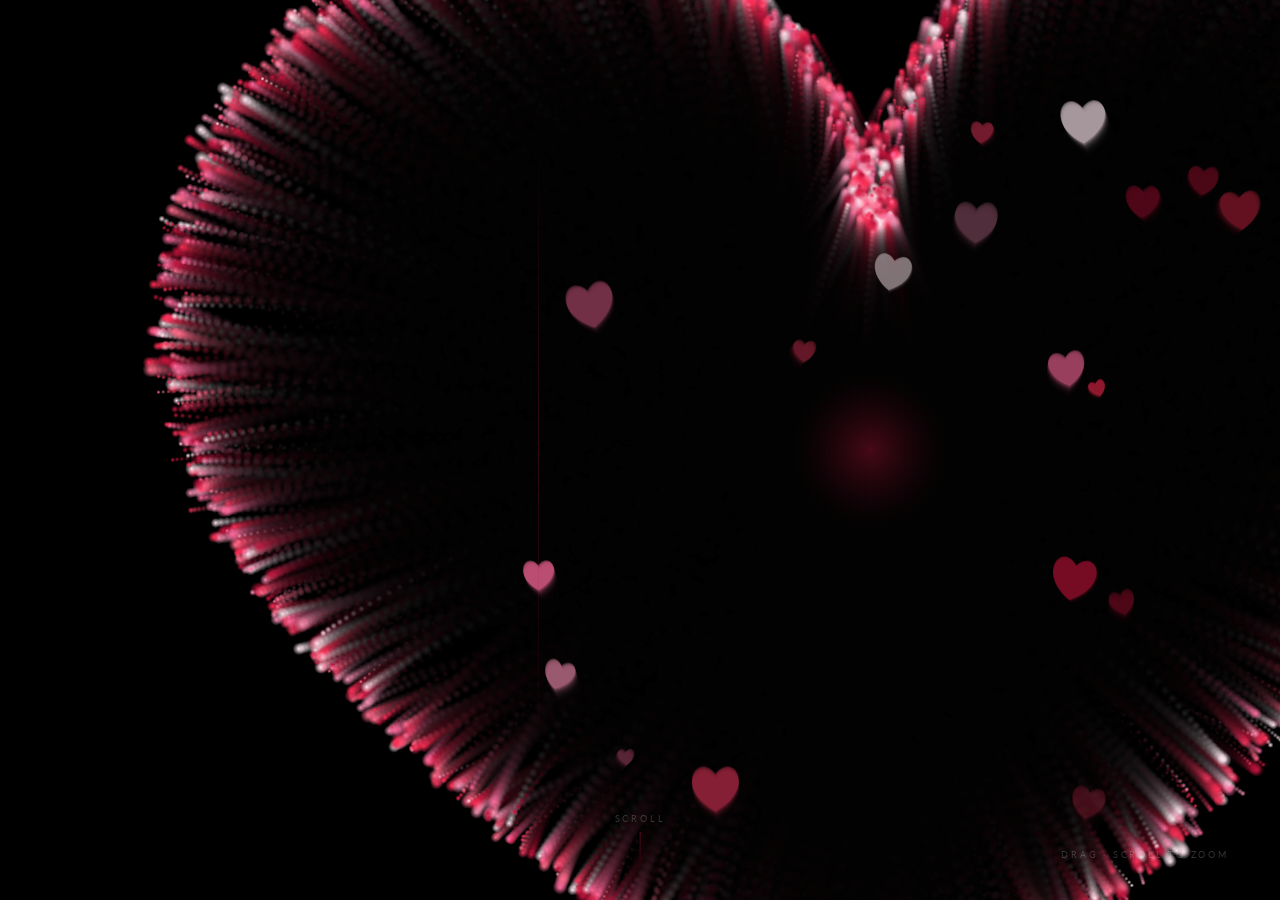
<file: index.html>
<!DOCTYPE html>
<html lang="en">
<head>
  <meta charset="UTF-8" />
  <meta name="viewport" content="width=device-width, initial-scale=1.0, viewport-fit=cover" />
  <title>Happy Anniversary ❤️</title>
  <link rel="preconnect" href="https://fonts.googleapis.com" />
  <link rel="preconnect" href="https://fonts.gstatic.com" crossorigin />
  <link href="https://fonts.googleapis.com/css2?family=Cinzel:wght@300;400&family=Cormorant+Garamond:ital,wght@0,300;1,300;1,400&family=Lato:wght@300;400&display=swap" rel="stylesheet" />
  <link rel="stylesheet" href="hero.css" />
</head>
<body>

  <section id="hero">

    <!-- Full-viewport canvas for particles -->
    <canvas id="hero-canvas"></canvas>

    <!-- LEFT: Text content -->
    <div id="hero-content" class="hero-content">
      <p class="hero-eyebrow">Happy Anniversary</p>
      <h1 class="hero-title">For You,<br><em>My Love</em></h1>
      <p class="hero-subtitle">
        Every chapter of my life<br />
        became beautiful when you<br />
        became part of the story.
      </p>
      <a href="flower.html" class="hero-cta">
        <span>Begin Our Journey</span>
        <svg width="14" height="14" viewBox="0 0 16 16" fill="none">
          <path d="M8 3v10M3 8l5 5 5-5" stroke="currentColor" stroke-width="1.2" stroke-linecap="round" stroke-linejoin="round"/>
        </svg>
      </a>
    </div>

    <!-- RIGHT: Hint label -->
    <div class="heart-hint">
      <span>drag · scroll to zoom</span>
    </div>

    <!-- Bottom scroll indicator -->
    <div class="scroll-hint">
      <span>scroll</span>
      <div class="scroll-line"></div>
    </div>

  </section>

  <script src="hero.js"></script>

</body>
</html>
</file>
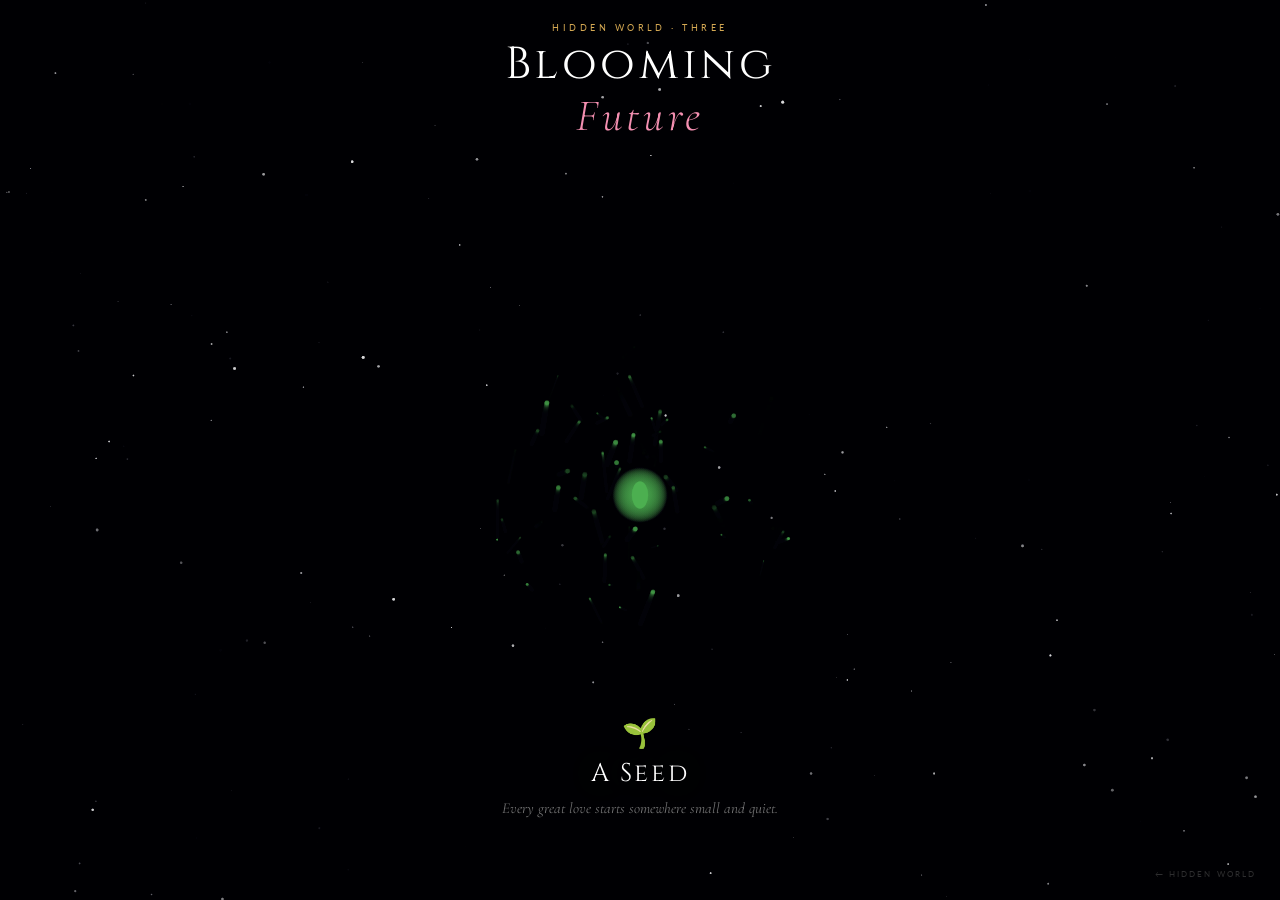
<file: blooming.html>
<!DOCTYPE html>
<html lang="en">
<head>
  <meta charset="UTF-8"/>
  <meta name="viewport" content="width=device-width, initial-scale=1.0"/>
  <title>Blooming Future 🌸</title>
  <link rel="preconnect" href="https://fonts.googleapis.com"/>
  <link rel="preconnect" href="https://fonts.gstatic.com" crossorigin/>
  <link href="https://fonts.googleapis.com/css2?family=Cinzel:wght@300;400&family=Cormorant+Garamond:ital,wght@0,300;1,300;1,400&family=Lato:wght@300;400&display=swap" rel="stylesheet"/>
  <link rel="stylesheet" href="blooming.css"/>
</head>
<body>
  <canvas id="bl-canvas"></canvas>

  <div id="bl-header">
    <p class="bl-eyebrow">Hidden World · Three</p>
    <h1 class="bl-title">Blooming<br><em>Future</em></h1>
  </div>

  <!-- Scroll container -->
  <div id="bl-scroll">
    <div id="bl-stages">
      <!-- JS builds stages -->
    </div>
  </div>

  <!-- Stage label (fixed centre) -->
  <div id="stage-label">
    <span id="stage-icon">🌱</span>
    <p id="stage-name">A Seed</p>
    <p id="stage-dream"></p>
  </div>

  <a href="secret.html" class="back-link">← Hidden World</a>
  <script src="blooming.js"></script>
</body>
</html>
</file>
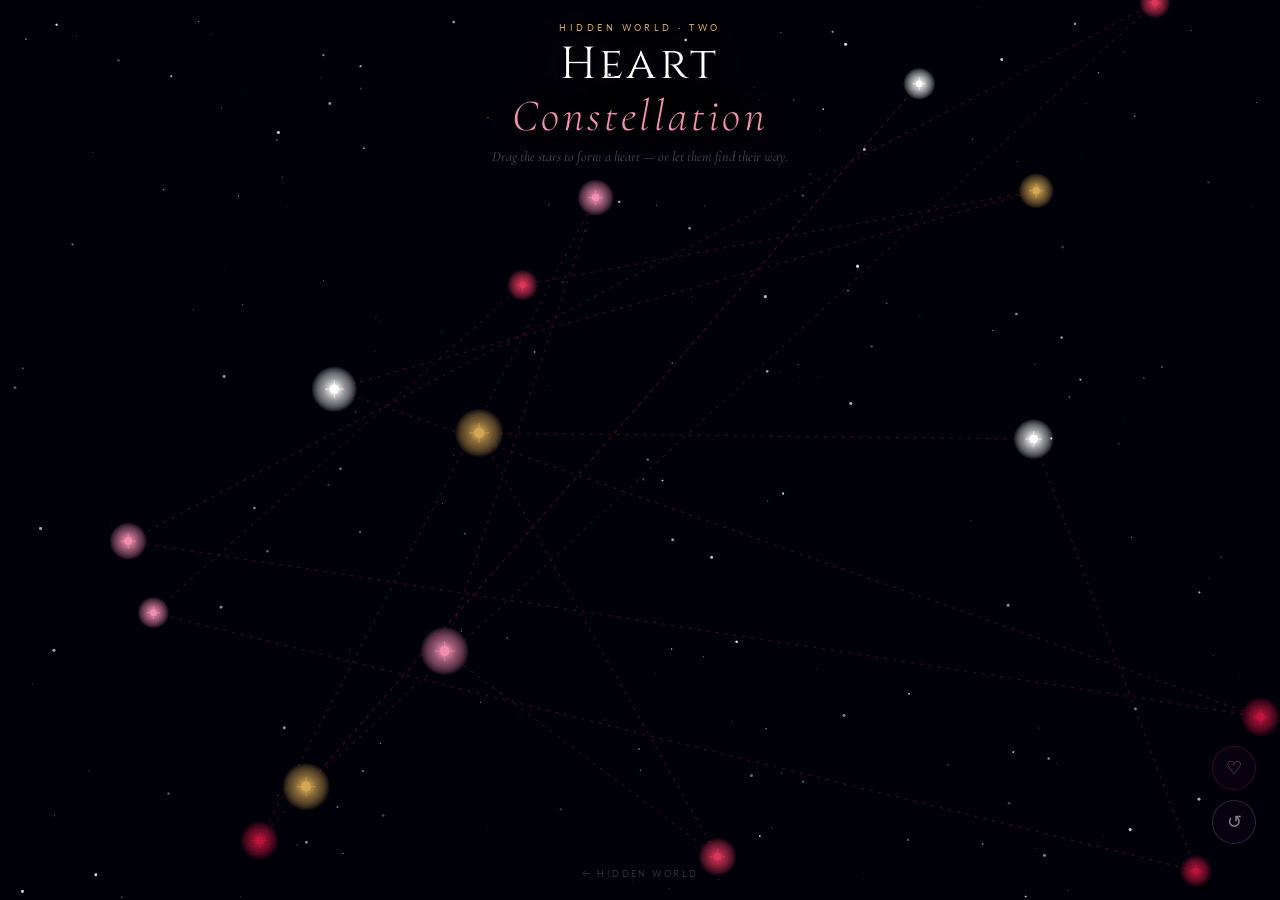
<file: constellation.html>
<!DOCTYPE html>
<html lang="en">
<head>
  <meta charset="UTF-8"/>
  <meta name="viewport" content="width=device-width, initial-scale=1.0"/>
  <title>Heart Constellation 💫</title>
  <link rel="preconnect" href="https://fonts.googleapis.com"/>
  <link rel="preconnect" href="https://fonts.gstatic.com" crossorigin/>
  <link href="https://fonts.googleapis.com/css2?family=Cinzel:wght@300;400&family=Cormorant+Garamond:ital,wght@0,300;1,300;1,400&family=Lato:wght@300;400&display=swap" rel="stylesheet"/>
  <link rel="stylesheet" href="constellation.css"/>
</head>
<body>
  <canvas id="cn-canvas"></canvas>

  <div id="cn-content">
    <p class="cn-eyebrow">Hidden World · Two</p>
    <h1 class="cn-title">Heart<br><em>Constellation</em></h1>
    <p class="cn-hint" id="cn-hint">Drag the stars to form a heart — or let them find their way.</p>
  </div>

  <div id="cn-message">
    <p>"No matter how far apart we are,<br>every star still points me back to you."</p>
  </div>

  <div id="cn-controls">
    <button class="cn-btn" id="cn-form-heart" title="Form Heart">♡</button>
    <button class="cn-btn" id="cn-reset" title="Reset">↺</button>
  </div>

  <a href="secret.html" class="back-link">← Hidden World</a>
  <script src="constellation.js"></script>
</body>
</html>
</file>
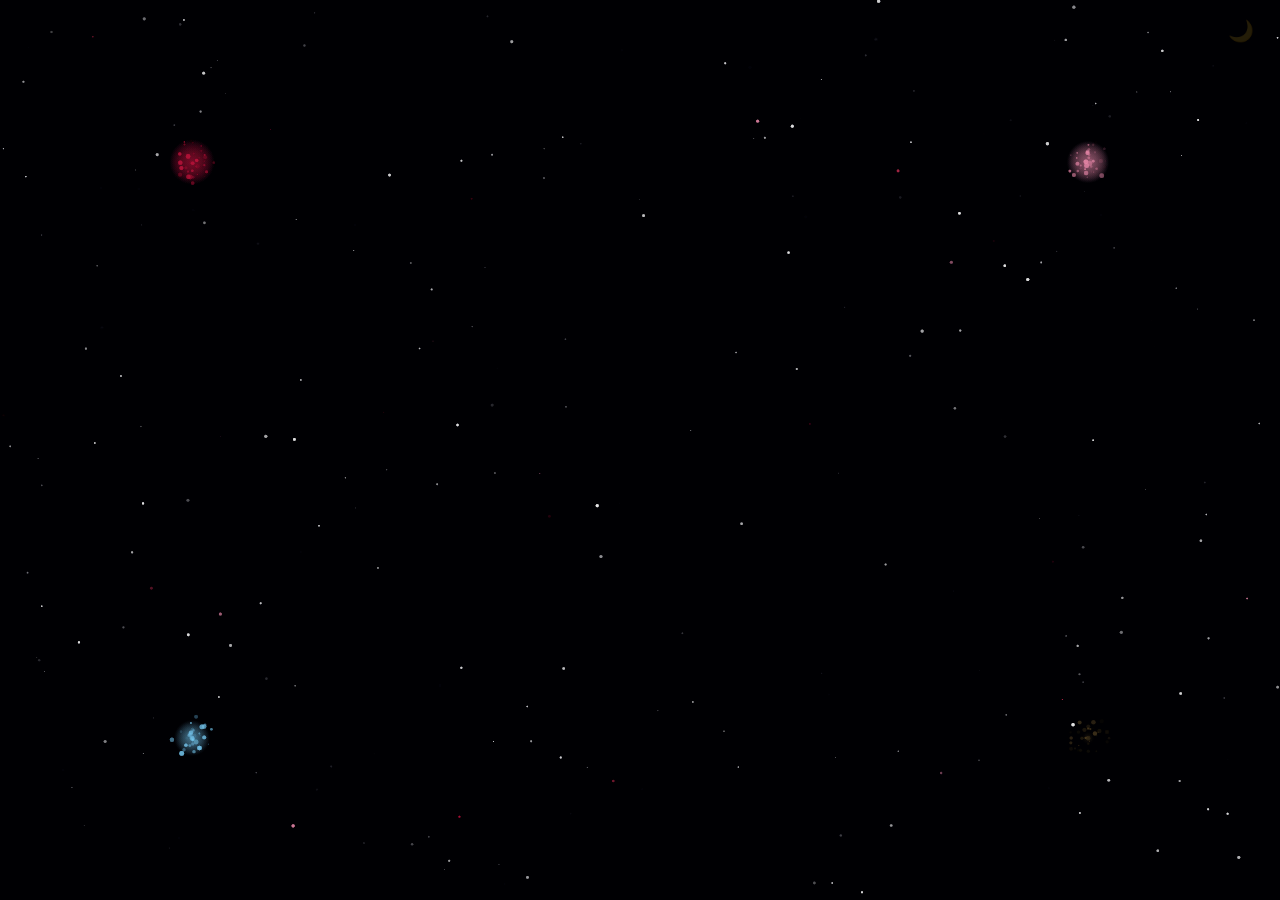
<file: final.html>
<!DOCTYPE html>
<html lang="en">
<head>
  <meta charset="UTF-8" />
  <meta name="viewport" content="width=device-width, initial-scale=1.0" />
  <title>Forever ❤️</title>
  <link rel="preconnect" href="https://fonts.googleapis.com" />
  <link rel="preconnect" href="https://fonts.gstatic.com" crossorigin />
  <link href="https://fonts.googleapis.com/css2?family=Cinzel:wght@300;400&family=Cormorant+Garamond:ital,wght@0,300;1,300;1,400&family=Lato:wght@300;400&display=swap" rel="stylesheet" />
  <link rel="stylesheet" href="final.css" />
</head>
<body>
  <canvas id="final-canvas"></canvas>

  <!-- Moon easter egg -->
  <div id="moon-btn">🌙</div>
  <div id="moon-progress"><div id="moon-fill"></div></div>

  <!-- Text content — fades in after sequence -->
  <div id="final-content">
    <p class="f-eyebrow">Final Chapter</p>
    <h1 class="f-title">Forever</h1>
    <div class="f-messages">
      <p class="f-line" style="--i:0">Happy Anniversary ❤️</p>
      <p class="f-line" style="--i:1">Thank you for every beautiful memory.</p>
      <p class="f-line f-gap" style="--i:2">Here's to forever.</p>
      <p class="f-sign" style="--i:3">I love you.</p>
    </div>
  </div>

  <!-- Navigation now via chapter orbs in corners -->

  <!-- Secret overlay -->
  <div id="secret-overlay">
    <div class="secret-card">
      <canvas id="secret-star-canvas" width="80" height="80"></canvas>
      <p class="secret-label">You found the secret</p>
      <h2 class="secret-title">A Hidden World</h2>
      <p class="secret-desc">Something special waits for you.</p>
      <a href="secret.html" class="ch-btn ch-btn--next"><span>Enter</span>
        <svg width="12" height="12" viewBox="0 0 16 16" fill="none"><path d="M8 3v10M3 8l5 5 5-5" stroke="currentColor" stroke-width="1.2" stroke-linecap="round" stroke-linejoin="round"/></svg>
      </a>
      <button id="secret-close">not now</button>
    </div>
  </div>

  <script src="final.js"></script>
</body>
</html>
</file>
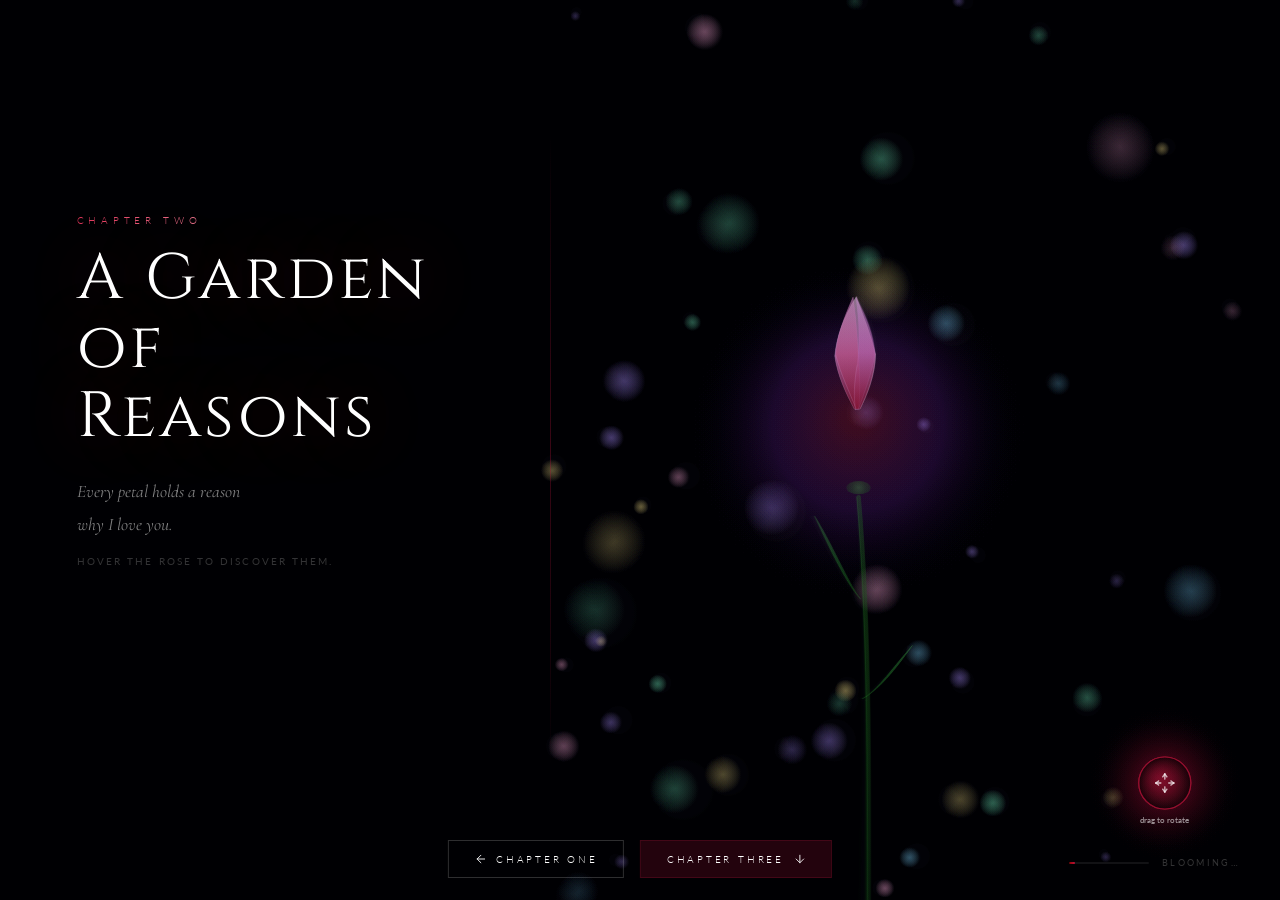
<file: flower.html>
<!DOCTYPE html>
<html lang="en">
<head>
  <meta charset="UTF-8" />
  <meta name="viewport" content="width=device-width, initial-scale=1.0, viewport-fit=cover" />
  <title>Rose Garden ❤️</title>
  <link rel="preconnect" href="https://fonts.googleapis.com" />
  <link rel="preconnect" href="https://fonts.gstatic.com" crossorigin />
  <link href="https://fonts.googleapis.com/css2?family=Cinzel:wght@300;400&family=Cormorant+Garamond:ital,wght@0,300;1,300;1,400&family=Lato:wght@300;400&display=swap" rel="stylesheet" />
  <link rel="stylesheet" href="flower.css" />
</head>
<body>
<section id="rose">

  <canvas id="rose-canvas"></canvas>

  <!-- LEFT: text -->
  <div class="rose-left">
    <p class="rose-eyebrow">Chapter Two</p>
    <h2 class="rose-title">A Garden<br>of Reasons</h2>
    <p class="rose-subtitle">
      Every petal holds a reason<br />
      why I love you.
    </p>
    <p class="rose-hint">Hover the rose to discover them.</p>

    <div id="rose-reason" class="rose-reason">
      <span class="reason-number" id="reason-number">#1</span>
      <p class="reason-text" id="reason-text"></p>
    </div>
  </div>

  <!-- Divider -->
  <div class="divider"></div>

  <!-- Bloom bar — now inside a safe wrapper -->
  <div class="bloom-hint" id="bloom-hint-wrap">
    <div class="bloom-bar-track"><div class="bloom-bar-fill" id="bloom-bar"></div></div>
    <span id="bloom-label">blooming…</span>
  </div>

  <!-- Bottom nav — hero-style buttons -->
  <nav class="bottom-nav">
    <a href="index.html" class="ch-btn">
      <svg width="12" height="12" viewBox="0 0 16 16" fill="none" style="transform:rotate(90deg)">
        <path d="M8 3v10M3 8l5 5 5-5" stroke="currentColor" stroke-width="1.2" stroke-linecap="round" stroke-linejoin="round"/>
      </svg>
      <span>Chapter One</span>
    </a>
    <a href="timeline.html" class="ch-btn ch-btn--next">
      <span>Chapter Three</span>
      <svg width="12" height="12" viewBox="0 0 16 16" fill="none">
        <path d="M8 3v10M3 8l5 5 5-5" stroke="currentColor" stroke-width="1.2" stroke-linecap="round" stroke-linejoin="round"/>
      </svg>
    </a>
  </nav>

</section>
<script src="flower.js"></script>
</body>
</html>
</file>
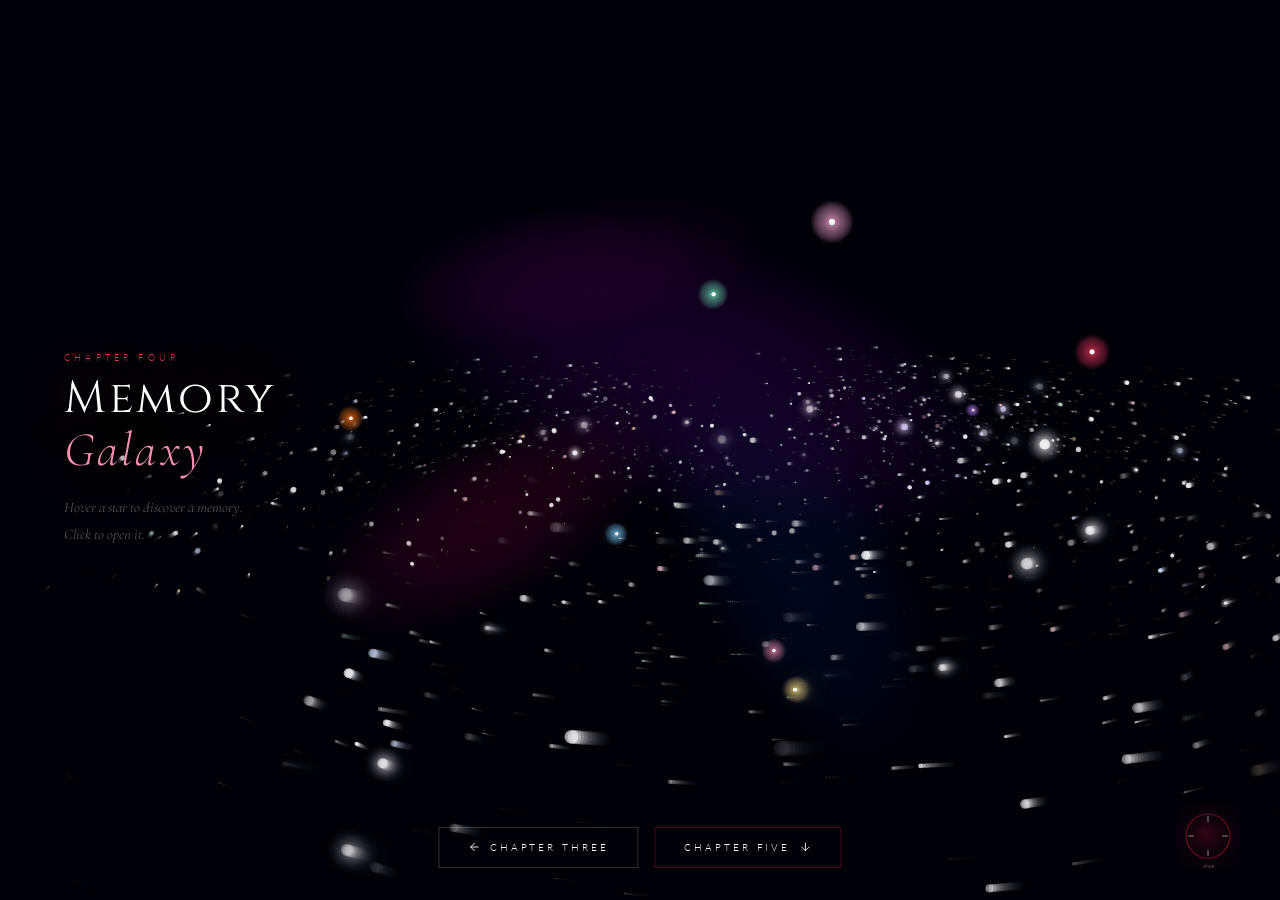
<file: galaxy.html>
<!DOCTYPE html>
<html lang="en">
<head>
  <meta charset="UTF-8" />
  <meta name="viewport" content="width=device-width, initial-scale=1.0" />
  <title>Memory Galaxy ❤️</title>
  <link rel="preconnect" href="https://fonts.googleapis.com" />
  <link rel="preconnect" href="https://fonts.gstatic.com" crossorigin />
  <link href="https://fonts.googleapis.com/css2?family=Cinzel:wght@300;400&family=Cormorant+Garamond:ital,wght@0,300;1,300;1,400&family=Lato:wght@300;400&display=swap" rel="stylesheet" />
  <link rel="stylesheet" href="galaxy.css" />
</head>
<body>

  <canvas id="galaxy-canvas"></canvas>

  <!-- Left: chapter text -->
  <div class="chapter-label">
    <span class="gl-eyebrow">Chapter Four</span>
    <h1 class="gl-title">Memory<br><em>Galaxy</em></h1>
    <p class="gl-hint">Hover a star to discover a memory.<br>Click to open it.</p>
  </div>

  <!-- Orb controller — positioned by CSS near galaxy, centred on mobile -->
  <div class="orb-wrap" id="orb-wrap"></div>

  <!-- Nav buttons — always centred at bottom -->
  <nav class="galaxy-nav">
    <a href="timeline.html" class="ch-btn">
      <svg width="12" height="12" viewBox="0 0 16 16" fill="none" style="transform:rotate(90deg)">
        <path d="M8 3v10M3 8l5 5 5-5" stroke="currentColor" stroke-width="1.2" stroke-linecap="round" stroke-linejoin="round"/>
      </svg>
      <span>Chapter Three</span>
    </a>
    <a href="final.html" class="ch-btn ch-btn--next">
      <span>Chapter Five</span>
      <svg width="12" height="12" viewBox="0 0 16 16" fill="none">
        <path d="M8 3v10M3 8l5 5 5-5" stroke="currentColor" stroke-width="1.2" stroke-linecap="round" stroke-linejoin="round"/>
      </svg>
    </a>
  </nav>

  <!-- Memory card overlay -->
  <div id="mem-overlay" class="mem-overlay" aria-hidden="true">
    <div class="mem-card" id="mem-card">
      <button class="mem-close" id="mem-close" aria-label="Close">&#x2715;</button>
      <div class="mem-star-icon" id="mem-star-icon">⭐</div>
      <p class="mem-date"   id="mem-date"></p>
      <h2 class="mem-title" id="mem-title"></h2>
      <p class="mem-desc"   id="mem-desc"></p>
      <div class="mem-spotify"   id="mem-spotify"></div>
      <div class="mem-particles" id="mem-particles"></div>
    </div>
  </div>

  <script src="galaxy.js"></script>
</body>
</html>
</file>
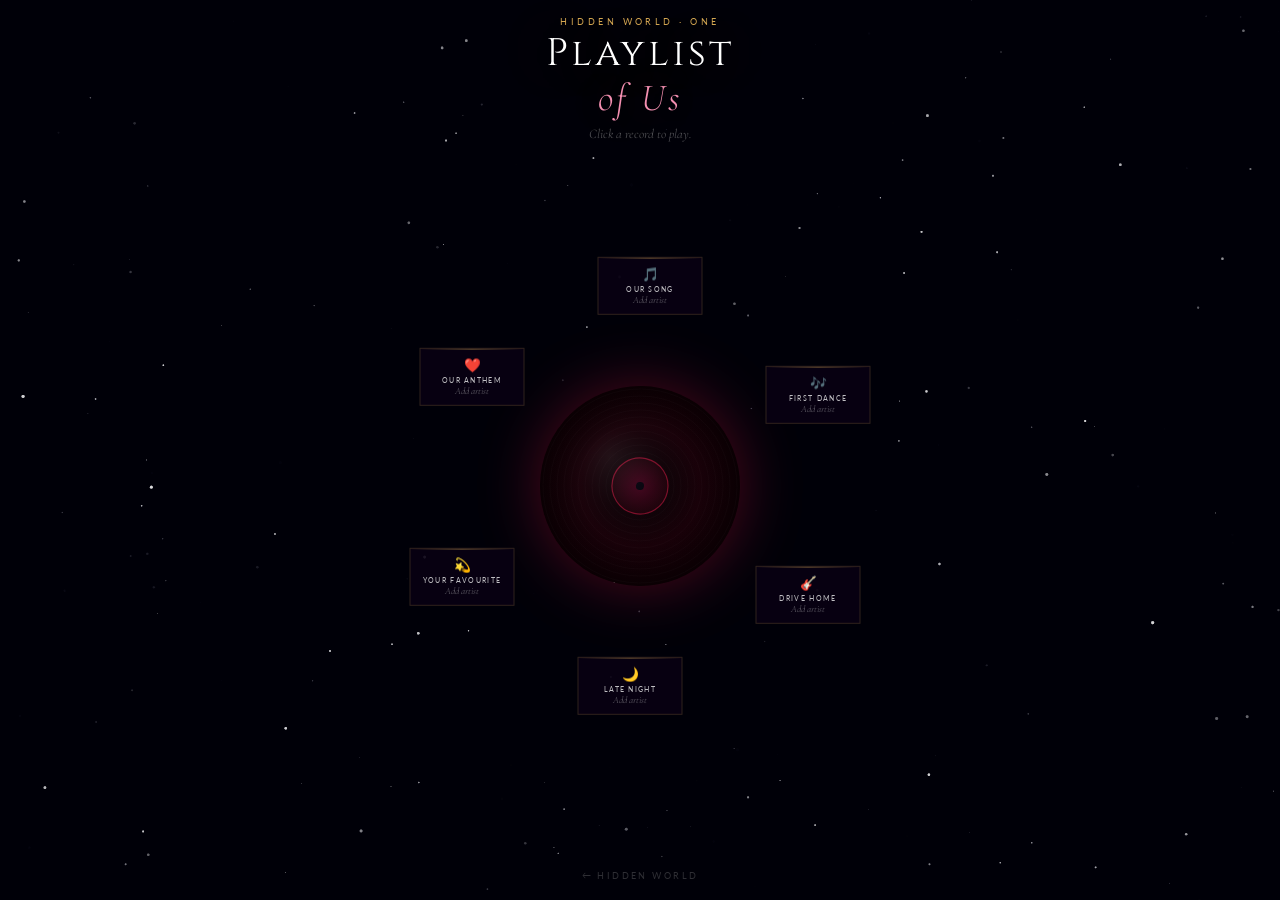
<file: playlist.html>
<!DOCTYPE html>
<html lang="en">
<head>
  <meta charset="UTF-8"/>
  <meta name="viewport" content="width=device-width, initial-scale=1.0"/>
  <title>Playlist of Us 🎵</title>
  <link rel="preconnect" href="https://fonts.googleapis.com"/>
  <link rel="preconnect" href="https://fonts.gstatic.com" crossorigin/>
  <link href="https://fonts.googleapis.com/css2?family=Cinzel:wght@300;400&family=Cormorant+Garamond:ital,wght@0,300;1,300;1,400&family=Lato:wght@300;400&display=swap" rel="stylesheet"/>
  <link rel="stylesheet" href="playlist.css"/>
</head>
<body>
  <canvas id="pl-canvas"></canvas>

  <div id="pl-content">
    <p class="pl-eyebrow">Hidden World · One</p>
    <h1 class="pl-title">Playlist<br><em>of Us</em></h1>
    <p class="pl-hint">Click a record to play.</p>
  </div>

  <!-- Vinyl stage (center) -->
  <div id="vinyl-stage">
    <canvas id="vinyl-canvas"></canvas>
    <!-- Song cards orbit here — built by JS -->
    <div id="song-ring"></div>
  </div>

  <!-- Floating music notes -->
  <canvas id="notes-canvas"></canvas>

  <!-- Now playing bar -->
  <div id="now-playing" class="hidden">
    <div class="np-info">
      <span id="np-note">🎵</span>
      <div class="np-text">
        <p id="np-title">Song title</p>
        <p id="np-artist">Artist</p>
        <p id="np-memory"></p>
      </div>
      <button id="np-stop">■ stop</button>
    </div>
    <p id="sp-label"></p>
    <!-- Spotify iframe — one reused frame, src swapped per song -->
    <iframe id="sp-iframe"
      style="display:none;border-radius:8px"
      width="100%" height="80"
      frameborder="0"
      allow="autoplay; clipboard-write; encrypted-media; fullscreen; picture-in-picture"
      loading="lazy"
      title="Spotify player"></iframe>
  </div>

  <a href="secret.html" class="back-link">← Hidden World</a>
  <script src="playlist.js"></script>
</body>
</html>
</file>
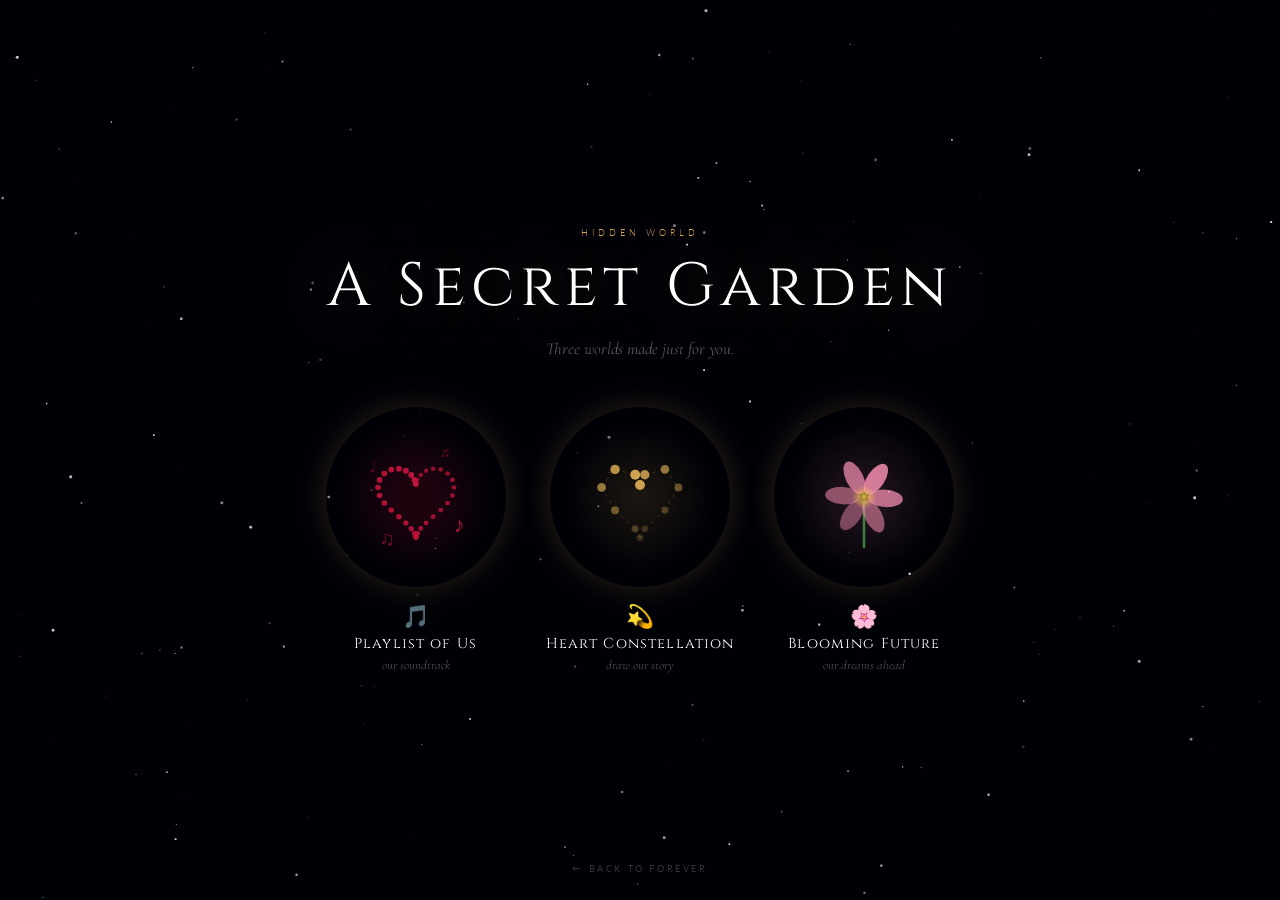
<file: secret.html>
<!DOCTYPE html>
<html lang="en">
<head>
  <meta charset="UTF-8"/>
  <meta name="viewport" content="width=device-width, initial-scale=1.0"/>
  <title>Hidden World ✨</title>
  <link rel="preconnect" href="https://fonts.googleapis.com"/>
  <link rel="preconnect" href="https://fonts.gstatic.com" crossorigin/>
  <link href="https://fonts.googleapis.com/css2?family=Cinzel:wght@300;400&family=Cormorant+Garamond:ital,wght@0,300;1,300;1,400&family=Lato:wght@300;400&display=swap" rel="stylesheet"/>
  <link rel="stylesheet" href="secret.css"/>
</head>
<body>
  <canvas id="hub-canvas"></canvas>

  <div id="hub-content">
    <p class="hub-eyebrow">Hidden World</p>
    <h1 class="hub-title">A Secret Garden</h1>
    <p class="hub-subtitle">Three worlds made just for you.</p>

    <div class="portals">
      <!-- Portal 1 -->
      <a href="playlist.html" class="portal" id="p1">
        <canvas class="portal-canvas" width="180" height="180"></canvas>
        <div class="portal-label">
          <span class="portal-icon">🎵</span>
          <span class="portal-name">Playlist of Us</span>
          <span class="portal-hint">our soundtrack</span>
        </div>
      </a>
      <!-- Portal 2 -->
      <a href="constellation.html" class="portal" id="p2">
        <canvas class="portal-canvas" width="180" height="180"></canvas>
        <div class="portal-label">
          <span class="portal-icon">💫</span>
          <span class="portal-name">Heart Constellation</span>
          <span class="portal-hint">draw our story</span>
        </div>
      </a>
      <!-- Portal 3 -->
      <a href="blooming.html" class="portal" id="p3">
        <canvas class="portal-canvas" width="180" height="180"></canvas>
        <div class="portal-label">
          <span class="portal-icon">🌸</span>
          <span class="portal-name">Blooming Future</span>
          <span class="portal-hint">our dreams ahead</span>
        </div>
      </a>
    </div>
  </div>

  <a href="final.html" class="back-link">← Back to Forever</a>
  <script src="secret.js"></script>
</body>
</html>
</file>
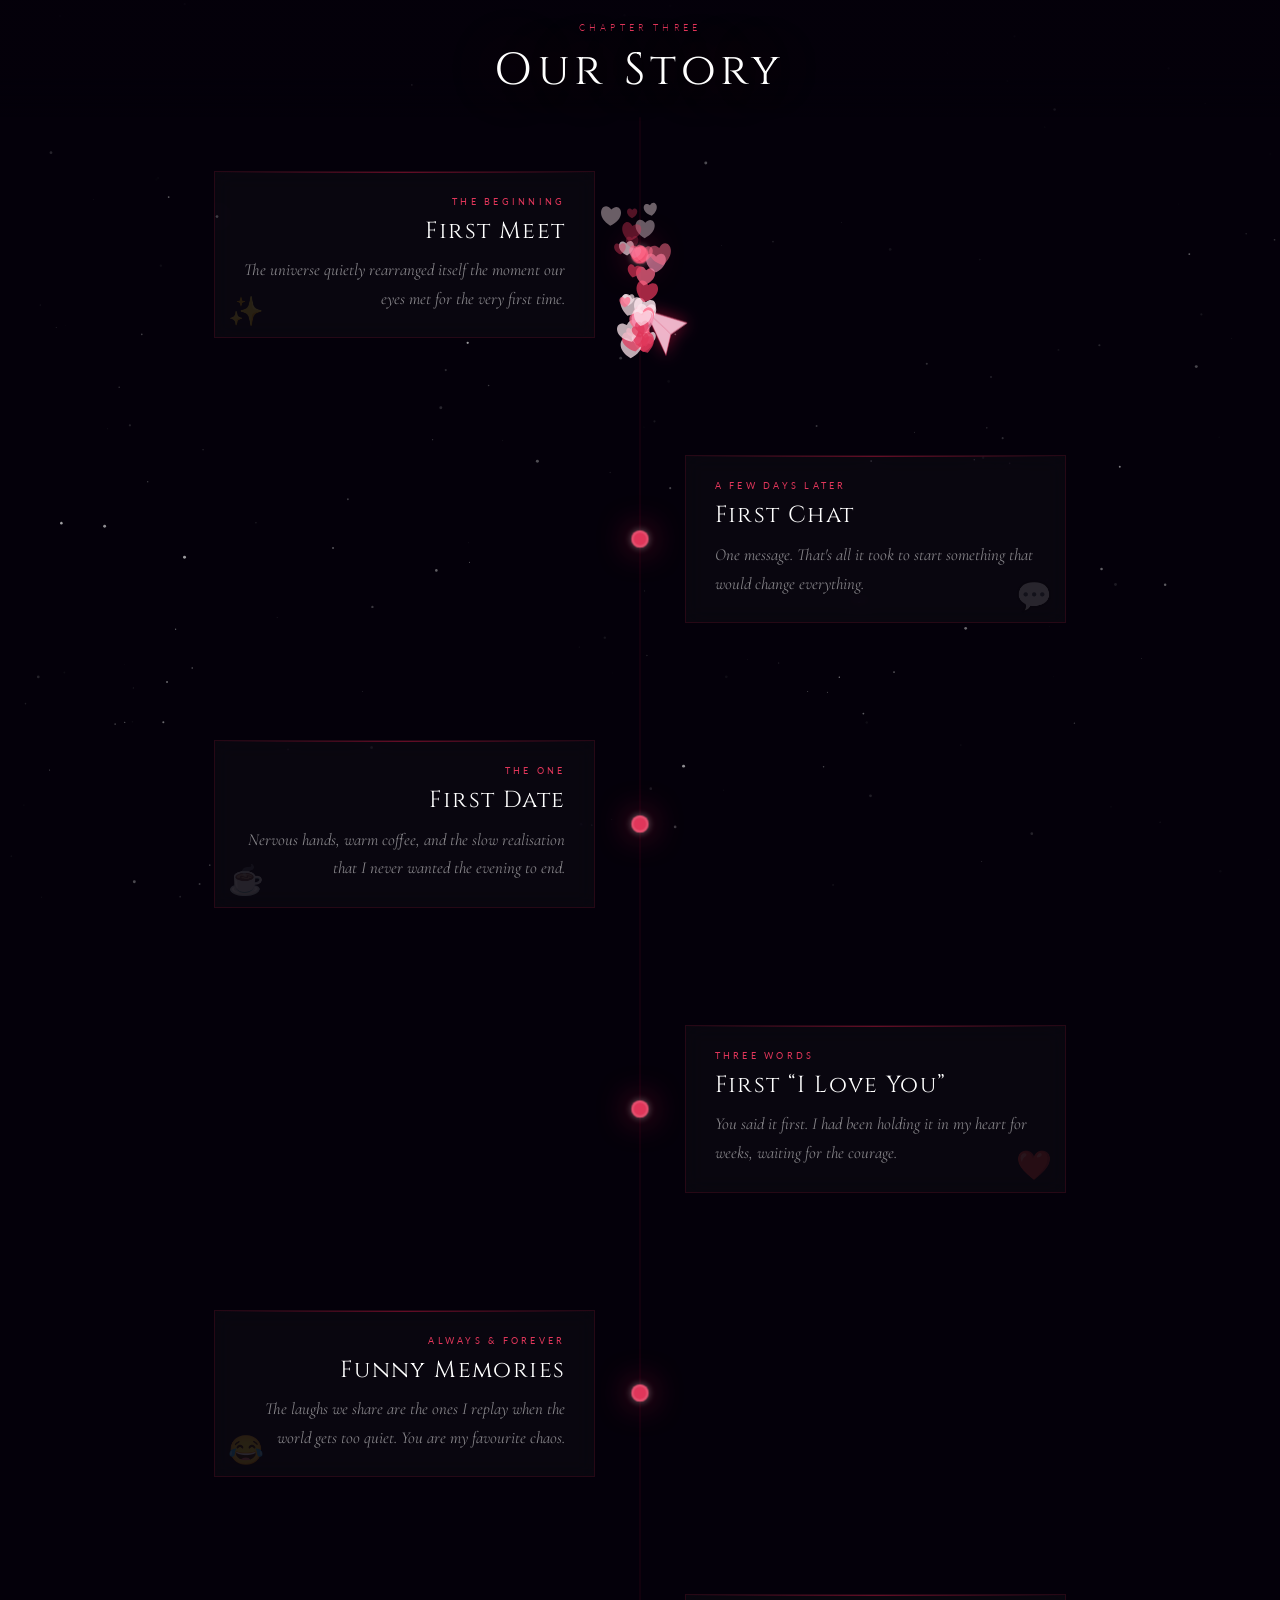
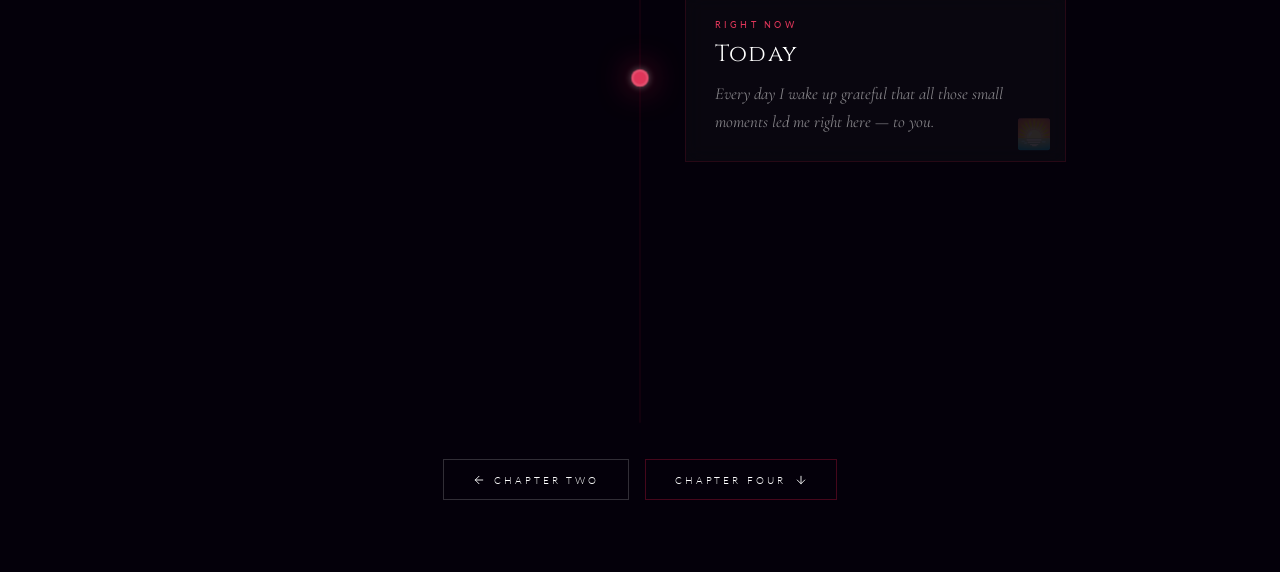
<file: timeline.html>
<!DOCTYPE html>
<html lang="en">
<head>
  <meta charset="UTF-8" />
  <meta name="viewport" content="width=device-width, initial-scale=1.0" />
  <title>Our Story ❤️</title>
  <link rel="preconnect" href="https://fonts.googleapis.com" />
  <link rel="preconnect" href="https://fonts.gstatic.com" crossorigin />
  <link href="https://fonts.googleapis.com/css2?family=Cinzel:wght@300;400&family=Cormorant+Garamond:ital,wght@0,300;1,300;1,400&family=Lato:wght@300;400&display=swap" rel="stylesheet" />
  <link rel="stylesheet" href="timeline.css" />
</head>
<body>

  <canvas id="bg-canvas"></canvas>

  <header class="chapter-header">
    <span class="ch-eyebrow">Chapter Three</span>
    <h1 class="ch-title">Our Story</h1>
  </header>

  <!-- scroll-container only holds the spine + events, NOT the buttons -->
  <div id="scroll-container">
    <div id="airplane-wrap">
      <svg id="airplane" viewBox="0 0 64 64" fill="none" xmlns="http://www.w3.org/2000/svg">
        <path d="M4 32 L60 6 L44 58 L30 38 Z" fill="rgba(255,200,220,0.9)" stroke="rgba(192,20,60,0.6)" stroke-width="1"/>
        <path d="M30 38 L36 32 L60 6" stroke="rgba(192,20,60,0.4)" stroke-width="0.8" fill="none"/>
        <path d="M30 38 L44 58" stroke="rgba(255,200,220,0.5)" stroke-width="0.8" fill="none"/>
      </svg>
    </div>

    <svg id="flight-path" preserveAspectRatio="none" xmlns="http://www.w3.org/2000/svg">
      <path id="flight-curve" fill="none" stroke="rgba(192,20,60,0.12)" stroke-width="1.5" stroke-dasharray="6 8"/>
    </svg>

    <div id="spine-wrap">
      <div id="spine-track"><div id="spine-fill"></div></div>
    </div>

    <div id="events-wrap"></div>
  </div>
  <!-- ↑ spine ends here — buttons are OUTSIDE so line never touches them -->

  <!-- Nav buttons — outside scroll-container, spine can't reach -->
  <div id="chapter-nav">
    <a href="flower.html" class="ch-btn">
      <svg width="12" height="12" viewBox="0 0 16 16" fill="none" style="transform:rotate(90deg)">
        <path d="M8 3v10M3 8l5 5 5-5" stroke="currentColor" stroke-width="1.2" stroke-linecap="round" stroke-linejoin="round"/>
      </svg>
      <span>Chapter Two</span>
    </a>
    <a href="galaxy.html" class="ch-btn ch-btn--next">
      <span>Chapter Four</span>
      <svg width="12" height="12" viewBox="0 0 16 16" fill="none">
        <path d="M8 3v10M3 8l5 5 5-5" stroke="currentColor" stroke-width="1.2" stroke-linecap="round" stroke-linejoin="round"/>
      </svg>
    </a>
  </div>

  <script src="timeline.js"></script>
</body>
</html>
</file>
<file: hero.css>
/* =============================================
   HERO.CSS — Split layout: text left, heart right
   ============================================= */

:root {
  --rose:       #c0143c;
  --rose-light: #f48fb1;
  --white:      #ffffff;
  --font-display: 'Cinzel', serif;
  --font-serif:   'Cormorant Garamond', serif;
  --font-sans:    'Lato', sans-serif;
  --ease-expo:    cubic-bezier(0.16, 1, 0.3, 1);
}

*, *::before, *::after { box-sizing: border-box; margin: 0; padding: 0; }

html, body {
  width: 100%; height: 100%;
  background: #000;
  overflow: hidden;
}

#hero {
  position: relative;
  width: 100vw;
  height: 100vh;
  overflow: hidden;
  background: radial-gradient(ellipse 120% 100% at 70% 50%, #120008 0%, #000 65%);
}

/* Canvas fills everything — particles draw on right side via JS */
#hero-canvas {
  position: absolute;
  inset: 0;
  width: 100%;
  height: 100%;
  display: block;
  cursor: grab;
}
#hero-canvas:active { cursor: grabbing; }

/* ---- LEFT: Text ---- */
.hero-content {
  position: absolute;
  top: 50%;
  left: 6vw;
  transform: translateY(-50%);
  z-index: 10;
  max-width: 420px;
  opacity: 0;
  transition: opacity 1.8s var(--ease-expo), transform 1.8s var(--ease-expo);
  transform: translateY(-50%) translateX(-20px);
  pointer-events: none;
}

.hero-content.visible {
  opacity: 1;
  transform: translateY(-50%) translateX(0);
  pointer-events: auto;
}

.hero-eyebrow {
  font-family: var(--font-sans);
  font-size: clamp(0.55rem, 1.2vw, 0.68rem);
  font-weight: 300;
  letter-spacing: 0.45em;
  text-transform: uppercase;
  color: var(--rose-light);
  margin-bottom: 1.4rem;
}

.hero-title {
  font-family: var(--font-display);
  font-size: clamp(2.8rem, 5.5vw, 5.2rem);
  font-weight: 300;
  letter-spacing: 0.05em;
  line-height: 1.06;
  color: var(--white);
  margin-bottom: 1.6rem;
  text-shadow: 0 0 80px rgba(192,20,60,0.4);
}

.hero-title em {
  font-style: italic;
  color: var(--rose-light);
  font-family: var(--font-serif);
  font-size: 1.1em;
}

.hero-subtitle {
  font-family: var(--font-serif);
  font-size: clamp(1rem, 1.8vw, 1.15rem);
  font-style: italic;
  font-weight: 300;
  color: rgba(255,255,255,0.48);
  line-height: 1.95;
  margin-bottom: 2.5rem;
}

/* CTA */
.hero-cta {
  display: inline-flex;
  align-items: center;
  gap: 0.7rem;
  padding: 0.85rem 2rem;
  font-family: var(--font-sans);
  font-size: 0.68rem;
  font-weight: 300;
  letter-spacing: 0.28em;
  text-transform: uppercase;
  text-decoration: none;
  color: var(--white);
  border: 1px solid rgba(255,255,255,0.18);
  position: relative;
  overflow: hidden;
  transition: border-color 0.4s;
}
.hero-cta::before {
  content: '';
  position: absolute;
  inset: 0;
  background: var(--rose);
  transform: translateX(-101%);
  transition: transform 0.5s var(--ease-expo);
}
.hero-cta:hover::before      { transform: translateX(0); }
.hero-cta:hover              { border-color: var(--rose); }
.hero-cta span, .hero-cta svg { position: relative; z-index: 1; }
.hero-cta:hover svg          { transform: translateY(3px); transition: transform 0.4s; }

/* ---- RIGHT: Hint ---- */
.heart-hint {
  position: absolute;
  bottom: 2.5rem;
  right: 4vw;
  z-index: 10;
  font-family: var(--font-sans);
  font-size: 0.58rem;
  letter-spacing: 0.3em;
  text-transform: uppercase;
  color: rgba(255,255,255,0.2);
  opacity: 0;
  animation: fadeIn 1s ease 4s forwards;
}

/* ---- Scroll hint ---- */
.scroll-hint {
  position: absolute;
  bottom: 2rem;
  left: 50%;
  transform: translateX(-50%);
  z-index: 10;
  display: flex;
  flex-direction: column;
  align-items: center;
  gap: 0.5rem;
  opacity: 0;
  animation: fadeIn 1s ease 4.5s forwards;
}
.scroll-hint span {
  font-family: var(--font-sans);
  font-size: 0.58rem;
  letter-spacing: 0.3em;
  text-transform: uppercase;
  color: rgba(255,255,255,0.2);
}
.scroll-line {
  width: 1px;
  height: 36px;
  background: linear-gradient(to bottom, rgba(192,20,60,0.5), transparent);
  animation: scroll-pulse 2s ease-in-out infinite;
}

/* ---- Divider line (visual) ---- */
#hero::after {
  content: '';
  position: absolute;
  top: 15%;
  bottom: 15%;
  left: 42%;
  width: 1px;
  background: linear-gradient(to bottom, transparent, rgba(192,20,60,0.15) 30%, rgba(192,20,60,0.25) 50%, rgba(192,20,60,0.15) 70%, transparent);
  pointer-events: none;
  z-index: 5;
}

/* ---- Keyframes ---- */
@keyframes fadeIn {
  to { opacity: 1; }
}
@keyframes scroll-pulse {
  0%, 100% { transform: scaleY(1); opacity: 0.5; }
  50%       { transform: scaleY(1.5); opacity: 1; }
}

/* ---- Tablet (700–1024px): tighten spacing ---- */
@media (max-width: 1024px) and (min-width: 701px) {
  .hero-content { left: 4vw; max-width: 38vw; }
}

/* ---- Mobile: stacked layout — visual top half, text bottom half ---- */
@media (max-width: 700px) {
  html, body { height: 100dvh; overflow: hidden; }

  #hero {
    height: 100dvh;
    background: radial-gradient(ellipse 160% 90% at 50% 38%, #120008 0%, #000 65%);
  }

  /* Canvas stays full-screen; JS re-centers heart to top ~45% */
  #hero-canvas { cursor: default; }
  #hero-canvas:active { cursor: default; }

  /* Divider line off */
  #hero::after { display: none; }

  /* Hints */
  .heart-hint { display: none; }
  .scroll-hint { display: none; }

  /* Text block anchored to bottom, fades up */
  .hero-content {
    top: auto;
    bottom: 0;
    left: 0;
    right: 0;
    transform: translateY(20px);
    max-width: 100%;
    /* padding-bottom clears the CTA button height (~3rem) + safe area + gap */
    padding: 1.4rem 6vw calc(max(1rem, env(safe-area-inset-bottom, 1rem)) + 4rem);
    background: linear-gradient(to top, rgba(0,0,0,0.88) 60%, transparent);
    transition: opacity 1.8s var(--ease-expo), transform 1.8s var(--ease-expo);
  }
  .hero-content.visible {
    transform: translateY(0);
  }

  .hero-eyebrow { margin-bottom: 0.7rem; }
  .hero-title {
    font-size: clamp(1.8rem, 8vw, 2.6rem);
    margin-bottom: 0.7rem;
  }
  .hero-subtitle {
    font-size: 0.9rem;
    line-height: 1.65;
    margin-bottom: 1.2rem;
  }

  /* CTA button: fixed to bottom so it's always visible */
  .hero-cta {
    position: fixed;
    bottom: max(1.2rem, env(safe-area-inset-bottom, 1.2rem));
    left: 50%;
    transform: translateX(-50%);
    width: 82vw;
    justify-content: center;
    z-index: 30;
    /* keep the ::before slide-in working with fixed positioning */
    pointer-events: auto;
  }

  /* Extra-short phones */
  @media (max-height: 680px) {
    .hero-title { font-size: 1.5rem; margin-bottom: 0.4rem; }
    .hero-subtitle { font-size: 0.82rem; line-height: 1.5; margin-bottom: 0.8rem; }
    .hero-eyebrow { margin-bottom: 0.4rem; }
  }
}
</file>
<file: blooming.css>
:root{--rose:#c0143c;--rose-mid:#e0365a;--rose-light:#f48fb1;--gold:#d4a853;--green:#4caf50;--white:#fff;--font-display:'Cinzel',serif;--font-serif:'Cormorant Garamond',serif;--font-sans:'Lato',sans-serif;--ease-expo:cubic-bezier(0.16,1,0.3,1);}
*,*::before,*::after{box-sizing:border-box;margin:0;padding:0;}
html,body{width:100%;height:100%;background:#02000a;overflow:hidden;color:#fff;}
#bl-canvas{position:fixed;inset:0;width:100%;height:100%;z-index:0;}

#bl-header{
  position:fixed;top:0;left:0;right:0;z-index:10;
  padding:1.4rem 0 0;text-align:center;
  pointer-events:none;
  animation:fadeUp 1.2s var(--ease-expo) .3s both;
}
.bl-eyebrow{font-family:var(--font-sans);font-size:.54rem;letter-spacing:.4em;text-transform:uppercase;color:var(--gold);margin-bottom:.35rem;}
.bl-title{font-family:var(--font-display);font-size:clamp(1.5rem,4vw,2.8rem);font-weight:300;letter-spacing:.08em;color:var(--white);line-height:1.15;}
.bl-title em{font-family:var(--font-serif);font-style:italic;color:var(--rose-light);}

/* Invisible tall scroll container */
#bl-scroll{position:fixed;inset:0;z-index:5;overflow-y:scroll;overflow-x:hidden;}
#bl-scroll::-webkit-scrollbar{display:none;}
#bl-stages{height:600vh;position:relative;}

/* Stage label */
#stage-label{
  position:fixed;
  bottom:5rem;left:50%;transform:translateX(-50%);
  z-index:20;text-align:center;
  pointer-events:none;
  width:min(400px,88vw);
  transition:opacity .6s;
}
#stage-icon{font-size:1.8rem;display:block;margin-bottom:.35rem;}
#stage-name{font-family:var(--font-display);font-size:clamp(1rem,3vw,1.6rem);font-weight:300;letter-spacing:.1em;color:var(--white);text-shadow:0 0 40px rgba(80,200,80,.3);}
#stage-dream{font-family:var(--font-serif);font-size:clamp(.8rem,2vw,.95rem);font-style:italic;color:rgba(255,255,255,.45);margin-top:.3rem;line-height:1.6;}

.scroll-hint{
  position:fixed;bottom:1.8rem;left:50%;transform:translateX(-50%);
  z-index:10;font-family:var(--font-sans);font-size:.5rem;
  letter-spacing:.3em;text-transform:uppercase;
  color:rgba(255,255,255,.13);pointer-events:none;
  white-space:nowrap;
}

.back-link{
  position:fixed;bottom:1.3rem;right:1.5rem;z-index:20;
  font-family:var(--font-sans);font-size:.52rem;letter-spacing:.25em;
  text-transform:uppercase;color:rgba(255,255,255,.18);
  text-decoration:none;transition:color .3s;
}
.back-link:hover{color:rgba(255,255,255,.6);}

@keyframes fadeUp{from{opacity:0;transform:translateY(16px);}to{opacity:1;transform:translateY(0);}}

/* ── Mobile ── */
@media(max-width:700px){
  #bl-header{padding-top:.9rem;}
  #stage-label{bottom:4rem;}
  #stage-icon{font-size:1.5rem;}
  .back-link{right:1rem;bottom:1rem;}
}
</file>
<file: constellation.css>
:root{--rose:#c0143c;--rose-mid:#e0365a;--rose-light:#f48fb1;--gold:#d4a853;--white:#fff;--font-display:'Cinzel',serif;--font-serif:'Cormorant Garamond',serif;--font-sans:'Lato',sans-serif;--ease-expo:cubic-bezier(0.16,1,0.3,1);}
*,*::before,*::after{box-sizing:border-box;margin:0;padding:0;}
html,body{width:100%;height:100%;background:#02000a;overflow:hidden;color:#fff;}
#cn-canvas{position:fixed;inset:0;width:100%;height:100%;z-index:0;cursor:grab;}
#cn-canvas:active{cursor:grabbing;}

#cn-content{
  position:fixed;top:0;left:0;right:0;z-index:10;
  padding:1.4rem 0 0;text-align:center;
  pointer-events:none;
  animation:fadeUp 1.2s var(--ease-expo) .3s both;
}
.cn-eyebrow{font-family:var(--font-sans);font-size:.54rem;letter-spacing:.4em;text-transform:uppercase;color:var(--gold);margin-bottom:.35rem;}
.cn-title{font-family:var(--font-display);font-size:clamp(1.5rem,4vw,2.8rem);font-weight:300;letter-spacing:.08em;color:var(--white);text-shadow:0 0 60px rgba(212,168,83,.4);line-height:1.15;}
.cn-title em{font-family:var(--font-serif);font-style:italic;color:var(--rose-light);}
.cn-hint{font-family:var(--font-serif);font-size:.88rem;font-style:italic;color:rgba(255,255,255,.3);margin-top:.4rem;transition:opacity .5s;}

#cn-message{
  position:fixed;bottom:5.5rem;left:50%;transform:translateX(-50%);
  z-index:10;text-align:center;width:min(520px,88vw);
  opacity:0;transition:opacity 1.5s;pointer-events:none;
}
#cn-message.show{opacity:1;}
#cn-message p{font-family:var(--font-serif);font-size:clamp(.9rem,2.2vw,1.3rem);font-style:italic;color:rgba(255,255,255,.75);line-height:1.9;text-shadow:0 0 30px rgba(192,20,60,.4);}

/* Controls — bottom right, stacked */
#cn-controls{
  position:fixed;bottom:3.5rem;right:1.5rem;
  z-index:20;
  display:flex;flex-direction:column;align-items:flex-end;gap:.6rem;
}
.cn-btn{
  background:rgba(8,0,18,.85);border:1px solid rgba(255,255,255,.15);
  color:rgba(255,255,255,.5);
  width:44px;height:44px;border-radius:50%;
  display:flex;align-items:center;justify-content:center;
  font-size:1.1rem;
  cursor:pointer;
  transition:color .3s,border-color .3s,background .3s,transform .2s;
  padding:0;
}
.cn-btn:hover{color:#fff;border-color:var(--rose);transform:scale(1.12);}
#cn-form-heart{
  border-color:rgba(192,20,60,.3);
  color:rgba(244,143,177,.6);
}
#cn-form-heart:hover{
  color:#fff;border-color:var(--rose);
  background:rgba(192,20,60,.2);
}

.back-link{
  position:fixed;bottom:1.3rem;left:50%;transform:translateX(-50%);
  z-index:20;font-family:var(--font-sans);font-size:.54rem;
  letter-spacing:.28em;text-transform:uppercase;color:rgba(255,255,255,.18);
  text-decoration:none;transition:color .3s;white-space:nowrap;
}
.back-link:hover{color:rgba(255,255,255,.6);}

@keyframes fadeUp{from{opacity:0;transform:translateY(16px);}to{opacity:1;transform:translateY(0);}}

/* ── Mobile ── */
@media(max-width:700px){
  #cn-content{padding-top:.9rem;}
  .cn-title{font-size:clamp(1.3rem,7vw,2rem);}
  .cn-hint{font-size:.78rem;}
  #cn-message{bottom:6rem;}
  #cn-message p{font-size:.88rem;}
  #cn-controls{
    bottom:3rem;right:1rem;
    flex-direction:row;gap:.5rem;
  }
  .cn-btn{width:40px;height:40px;font-size:1rem;}
  .back-link{font-size:.46rem;bottom:1rem;}
}
</file>
<file: final.css>
:root {
  --rose:       #c0143c;
  --rose-mid:   #e0365a;
  --rose-light: #f48fb1;
  --gold:       #d4a853;
  --white:      #ffffff;
  --font-display: 'Cinzel', serif;
  --font-serif:   'Cormorant Garamond', serif;
  --font-sans:    'Lato', sans-serif;
  --ease-expo:    cubic-bezier(0.16, 1, 0.3, 1);
}
*, *::before, *::after { box-sizing: border-box; margin: 0; padding: 0; }
html, body { width: 100%; height: 100%; background: #02000a; overflow: hidden; }

#final-canvas {
  position: fixed; inset: 0;
  width: 100%; height: 100%;
  z-index: 0;
}

/* Moon */
#moon-btn {
  position: fixed; top: 1.2rem; right: 1.6rem;
  z-index: 50; font-size: 1.3rem;
  opacity: 0.14; cursor: pointer;
  transition: opacity 0.4s, transform 0.3s;
  user-select: none;
}
#moon-btn:hover { opacity: 0.55; transform: scale(1.2); }
#moon-btn.lit   { opacity: 1; animation: moon-glow 1.2s ease-in-out infinite; }

#moon-progress {
  position: fixed; top: 3rem; right: 1.6rem;
  z-index: 50; width: 24px; height: 2px;
  background: rgba(255,255,255,0.08);
  opacity: 0; transition: opacity 0.4s;
}
#moon-progress.show { opacity: 1; }
#moon-fill {
  height: 100%; width: 0%;
  background: var(--gold);
  transition: width 0.3s var(--ease-expo);
}

/* Main content */
#final-content {
  position: fixed; inset: 0;
  z-index: 10;
  display: flex; flex-direction: column;
  align-items: center; justify-content: center;
  pointer-events: none;
  opacity: 0; transition: opacity 2s var(--ease-expo);
}
#final-content.visible { opacity: 1; }

.f-eyebrow {
  font-family: var(--font-sans);
  font-size: 0.56rem; font-weight: 300;
  letter-spacing: 0.45em; text-transform: uppercase;
  color: var(--rose-mid); margin-bottom: 0.5rem;
  opacity: 0; animation: rise 1s var(--ease-expo) 0.2s forwards;
}
.f-title {
  font-family: var(--font-display);
  font-size: clamp(3rem, 8vw, 6.5rem);
  font-weight: 300; letter-spacing: 0.14em;
  color: var(--white);
  text-shadow: 0 0 80px rgba(192,20,60,0.5), 0 0 160px rgba(192,20,60,0.2);
  margin-bottom: 1.2rem;
  opacity: 0; animation: rise 1.2s var(--ease-expo) 0.5s forwards;
}

.f-messages {
  text-align: center; margin-top: 0.8rem;
}
.f-line {
  font-family: var(--font-serif);
  font-size: clamp(1rem, 2.2vw, 1.55rem);
  font-style: italic; color: rgba(255,255,255,0.72);
  line-height: 2.0;
  opacity: 0;
  animation: rise 1s var(--ease-expo) calc(1.2s + var(--i) * 0.55s) forwards;
}
.f-gap { margin-top: 0.8rem; }
.f-sign {
  font-family: var(--font-serif);
  font-size: clamp(1.4rem, 3vw, 2rem);
  font-style: italic; color: var(--rose-light);
  margin-top: 0.4rem;
  opacity: 0;
  animation: rise 1.2s var(--ease-expo) calc(1.2s + 3 * 0.55s) forwards;
}

/* Nav — fixed at bottom, never overlaps content */
#final-nav {
  position: fixed; bottom: 1.8rem; left: 50%;
  transform: translateX(-50%);
  z-index: 20;
  opacity: 0; transition: opacity 1s ease 0.5s;
}
#final-nav.visible { opacity: 1; }

.ch-btn {
  display: inline-flex; align-items: center; gap: 0.6rem;
  padding: 0.85rem 1.8rem;
  font-family: var(--font-sans); font-size: 0.65rem;
  font-weight: 300; letter-spacing: 0.28em; text-transform: uppercase;
  text-decoration: none; color: var(--white);
  border: 1px solid rgba(255,255,255,0.18);
  position: relative; overflow: hidden;
  white-space: nowrap; transition: border-color 0.4s;
}
.ch-btn::before {
  content: ''; position: absolute; inset: 0;
  background: var(--rose); transform: translateX(-101%);
  transition: transform 0.5s var(--ease-expo);
}
.ch-btn:hover::before { transform: translateX(0); }
.ch-btn:hover { border-color: var(--rose); }
.ch-btn span, .ch-btn svg { position: relative; z-index: 1; }
.ch-btn--next { border-color: rgba(192,20,60,0.4); }

/* Secret overlay */
#secret-overlay {
  position: fixed; inset: 0; z-index: 60;
  display: flex; align-items: center; justify-content: center;
  background: rgba(0,0,0,0.82); backdrop-filter: blur(16px);
  opacity: 0; pointer-events: none;
  transition: opacity 0.6s;
}
#secret-overlay.show { opacity: 1; pointer-events: auto; }

.secret-card {
  width: min(400px, 88vw); padding: 2.8rem 2.2rem 2.2rem;
  background: rgba(6,0,14,0.96);
  border: 1px solid rgba(212,168,83,0.3);
  text-align: center; position: relative;
  animation: paper-open 0.7s var(--ease-expo) both;
}
.secret-card::before {
  content: ''; position: absolute; top: 0; left: 0; right: 0; height: 1px;
  background: linear-gradient(90deg, transparent, var(--gold), rgba(255,220,150,0.9), var(--gold), transparent);
}
#secret-star-canvas { margin: 0 auto 1rem; display: block; }
.secret-label {
  font-family: var(--font-sans); font-size: 0.54rem;
  letter-spacing: 0.4em; text-transform: uppercase;
  color: var(--gold); margin-bottom: 0.6rem;
}
.secret-title {
  font-family: var(--font-display); font-size: clamp(1.5rem, 4vw, 2.2rem);
  font-weight: 300; letter-spacing: 0.08em; color: var(--white); margin-bottom: 0.6rem;
}
.secret-desc {
  font-family: var(--font-serif); font-size: 1rem;
  font-style: italic; color: rgba(255,255,255,0.4); margin-bottom: 1.8rem;
}
#secret-close {
  display: block; margin: 1rem auto 0;
  background: none; border: none;
  font-family: var(--font-sans); font-size: 0.52rem;
  letter-spacing: 0.2em; text-transform: uppercase;
  color: rgba(255,255,255,0.18); cursor: pointer;
  transition: color 0.3s;
}
#secret-close:hover { color: rgba(255,255,255,0.5); }

@keyframes rise       { from{opacity:0;transform:translateY(18px);} to{opacity:1;transform:translateY(0);} }
@keyframes moon-glow  { 0%,100%{filter:drop-shadow(0 0 6px #d4a853);} 50%{filter:drop-shadow(0 0 18px #d4a853);} }
@keyframes paper-open { from{opacity:0;transform:scale(0.9) translateY(16px);} to{opacity:1;transform:scale(1) translateY(0);} }
@keyframes confetti-drop {
  0%   { opacity:1; transform:translate(0,0) rotate(var(--cr)); }
  100% { opacity:0; transform:translate(var(--cx),calc(var(--cy) + 300px)) rotate(calc(var(--cr)+540deg)); }
}

@media (max-width: 700px) {
  .f-title { font-size: clamp(2.4rem, 10vw, 3.5rem); }
  .f-line  { font-size: clamp(0.95rem, 4vw, 1.2rem); }
  .f-sign  { font-size: clamp(1.2rem, 5vw, 1.6rem); }
  #final-nav { bottom: 1rem; }
  .ch-btn { padding: 0.75rem 1.4rem; font-size: 0.6rem; }
}
</file>
<file: flower.css>
/* =============================================
   ROSE.CSS — text LEFT, rose RIGHT
   ============================================= */
:root {
  --rose:       #c0143c;
  --rose-light: #f48fb1;
  --rose-mid:   #e0365a;
  --white:      #ffffff;
  --font-display: 'Cinzel', serif;
  --font-serif:   'Cormorant Garamond', serif;
  --font-sans:    'Lato', sans-serif;
  --ease-expo:    cubic-bezier(0.16, 1, 0.3, 1);
}
*, *::before, *::after { box-sizing: border-box; margin: 0; padding: 0; }
html, body { width: 100%; height: 100%; background: #07000d; overflow: hidden; }

#rose {
  position: relative;
  width: 100vw; height: 100vh;
  overflow: hidden;
  background: radial-gradient(ellipse 90% 90% at 68% 52%, #1a0010 0%, #07000d 60%, #000 100%);
}

#rose-canvas { position: absolute; inset: 0; width: 100%; height: 100%; display: block; }

/* ---- LEFT text ---- */
.rose-left {
  position: absolute;
  top: 50%;
  left: 6vw;
  transform: translateY(-50%);
  z-index: 10;
  max-width: 400px;
  animation: fadeUp 1.2s var(--ease-expo) 0.2s both;
}

.rose-eyebrow {
  font-family: var(--font-sans);
  font-size: 0.65rem;
  font-weight: 300;
  letter-spacing: 0.45em;
  text-transform: uppercase;
  margin-bottom: 1.2rem;
  background: linear-gradient(90deg, var(--rose-mid), #fff, var(--rose-mid));
  background-size: 200% auto;
  -webkit-background-clip: text;
  -webkit-text-fill-color: transparent;
  background-clip: text;
  animation: shimmer 4s linear infinite;
}

.rose-title {
  font-family: var(--font-display);
  font-size: clamp(2.6rem, 5vw, 4.2rem);
  font-weight: 300;
  letter-spacing: 0.05em;
  line-height: 1.08;
  color: var(--white);
  text-shadow: 0 0 60px rgba(192,20,60,0.35);
  margin-bottom: 1.4rem;
}

.rose-subtitle {
  font-family: var(--font-serif);
  font-size: 1.1rem;
  font-style: italic;
  color: rgba(255,255,255,0.5);
  line-height: 1.9;
  margin-bottom: 0.8rem;
}

.rose-hint {
  font-family: var(--font-sans);
  font-size: 0.65rem;
  letter-spacing: 0.2em;
  text-transform: uppercase;
  color: rgba(255,255,255,0.2);
  margin-bottom: 2.5rem;
}

/* ---- Reason card ---- */
.rose-reason {
  border: 1px solid rgba(192,20,60,0.3);
  padding: 1.2rem 1.6rem;
  background: rgba(0,0,0,0.5);
  backdrop-filter: blur(8px);
  opacity: 0;
  transform: translateY(10px);
  transition: opacity 0.5s var(--ease-expo), transform 0.5s var(--ease-expo);
  min-height: 80px;
}
.rose-reason.visible { opacity: 1; transform: translateY(0); }

.reason-number {
  display: block;
  font-family: var(--font-sans);
  font-size: 0.6rem;
  letter-spacing: 0.3em;
  color: var(--rose-mid);
  margin-bottom: 0.5rem;
}
.reason-text {
  font-family: var(--font-serif);
  font-size: 1.15rem;
  font-style: italic;
  color: rgba(255,255,255,0.85);
  line-height: 1.6;
}

/* ---- Divider ---- */
.divider {
  position: absolute;
  top: 15%; bottom: 15%;
  left: 43%;
  width: 1px;
  background: linear-gradient(to bottom, transparent, rgba(192,20,60,0.2) 30%, rgba(192,20,60,0.3) 50%, rgba(192,20,60,0.2) 70%, transparent);
  z-index: 5;
  pointer-events: none;
}

/* ---- Bloom bar ---- */
.bloom-hint {
  position: absolute;
  bottom: 2rem; right: 2.5rem;
  z-index: 10;
  display: flex; align-items: center; gap: 0.8rem;
}
.bloom-bar-track {
  width: 80px; height: 2px;
  background: rgba(255,255,255,0.07);
  border-radius: 1px; overflow: hidden;
}
.bloom-bar-fill {
  height: 100%; width: 0%;
  background: linear-gradient(90deg, #8b0000, var(--rose));
  border-radius: 1px;
  transition: width 0.3s;
}
.bloom-hint span {
  font-family: var(--font-sans);
  font-size: 0.58rem;
  letter-spacing: 0.25em;
  text-transform: uppercase;
  color: rgba(255,255,255,0.2);
}

/* ---- Animations ---- */
@keyframes fadeUp {
  from { opacity: 0; transform: translateY(-50%) translateX(-16px); }
  to   { opacity: 1; transform: translateY(-50%) translateX(0); }
}
@keyframes shimmer {
  0%   { background-position: -200% center; }
  100% { background-position:  200% center; }
}

/* ---- Tablet adjustments ---- */
@media (max-width: 1024px) and (min-width: 701px) {
  .rose-left { left: 4vw; max-width: 36vw; }
}

/* ---- Mobile: stacked — rose top half, text + nav bottom ---- */
@media (max-width: 700px) {
  html, body { height: 100dvh; overflow: hidden; }

  #rose {
    height: 100dvh;
    background: radial-gradient(ellipse 160% 90% at 50% 35%, #1a0010 0%, #07000d 60%, #000 100%);
  }

  .divider { display: none; }

  /* Nav buttons: fixed to very bottom, always visible */
  .bottom-nav {
    position: fixed !important;
    bottom: max(1rem, env(safe-area-inset-bottom, 1rem)) !important;
    left: 50% !important;
    transform: translateX(-50%) !important;
    flex-direction: column !important;
    gap: 0.5rem !important;
    width: 82vw !important;
    z-index: 30 !important;
  }
  .ch-btn {
    width: 100% !important;
    justify-content: center !important;
    font-size: 0.58rem !important;
    padding: 0.72rem 1.2rem !important;
  }

  /* Bloom bar: sits just above the nav stack (~6rem = 2 buttons + gaps) */
  .bloom-hint {
    position: fixed !important;
    bottom: calc(max(1rem, env(safe-area-inset-bottom, 1rem)) + 6rem) !important;
    left: 50% !important;
    top: auto !important;
    right: auto !important;
    transform: translateX(-50%) !important;
    flex-direction: row;
    gap: 0.7rem;
    z-index: 30 !important;
  }

  /* Text block anchored to bottom, padding clears bloom bar + nav */
  .rose-left {
    top: auto;
    bottom: 0;
    left: 0;
    right: 0;
    transform: none;
    max-width: 100%;
    /* ~6rem nav + ~2.5rem bloom bar + 1rem gap */
    padding: 1.2rem 6vw calc(max(1rem, env(safe-area-inset-bottom, 1rem)) + 10rem);
    background: linear-gradient(to top, rgba(0,0,0,0.92) 65%, transparent);
    animation: fadeUpMobile 1.2s var(--ease-expo) 0.2s both;
  }

  .rose-title {
    font-size: clamp(1.6rem, 7vw, 2.4rem);
    margin-bottom: 0.6rem;
  }
  .rose-subtitle {
    font-size: 0.9rem;
    line-height: 1.65;
    margin-bottom: 0.4rem;
  }
  .rose-hint { margin-bottom: 0.9rem; font-size: 0.6rem; }
  .rose-reason { padding: 0.8rem 1.1rem; min-height: 55px; }
  .reason-text { font-size: 0.95rem; }

  /* Extra-short phones (e.g. SE, Galaxy A series) */
  @media (max-height: 680px) {
    .rose-title { font-size: 1.4rem; margin-bottom: 0.3rem; }
    .rose-subtitle { font-size: 0.82rem; margin-bottom: 0.3rem; }
    .rose-hint { margin-bottom: 0.5rem; }
    .rose-eyebrow { margin-bottom: 0.5rem; }
  }
}

@keyframes fadeUpMobile {
  from { opacity: 0; transform: translateY(16px); }
  to   { opacity: 1; transform: translateY(0); }
}
/* ── Bottom nav — hero-style buttons ── */
.bottom-nav {
  position: absolute;
  bottom: 1.4rem;
  left: 50%;
  transform: translateX(-50%);
  z-index: 20;
  display: flex;
  gap: 1rem;
  align-items: center;
  white-space: nowrap;
}

/* Hero-identical pill button */
.ch-btn {
  display: inline-flex;
  align-items: center;
  gap: 0.6rem;
  padding: 0.75rem 1.6rem;
  font-family: var(--font-sans);
  font-size: 0.62rem;
  font-weight: 300;
  letter-spacing: 0.28em;
  text-transform: uppercase;
  text-decoration: none;
  color: var(--white);
  border: 1px solid rgba(255,255,255,0.18);
  position: relative;
  overflow: hidden;
  transition: border-color 0.4s;
}
.ch-btn::before {
  content: '';
  position: absolute; inset: 0;
  background: rgba(192,20,60,0.85);
  transform: translateX(-101%);
  transition: transform 0.5s var(--ease-expo);
}
.ch-btn:hover::before { transform: translateX(0); }
.ch-btn:hover { border-color: var(--rose); }
.ch-btn span, .ch-btn svg { position: relative; z-index: 1; }

/* "next" variant pre-tinted */
.ch-btn--next {
  border-color: rgba(192,20,60,0.35);
}
.ch-btn--next::before { transform: translateX(0); background: var(--rose); opacity: 0.18; }
.ch-btn--next:hover::before { opacity: 1; }

/* (mobile bottom-nav handled in the main @media (max-width: 700px) block above) */
</file>
<file: galaxy.css>
/* =============================================
   GALAXY.CSS — Chapter 4: Memory Galaxy
   ============================================= */
:root {
  --rose:       #c0143c;
  --rose-mid:   #e0365a;
  --rose-light: #f48fb1;
  --white:      #ffffff;
  --bg:         #02000a;
  --font-display: 'Cinzel', serif;
  --font-serif:   'Cormorant Garamond', serif;
  --font-sans:    'Lato', sans-serif;
  --ease-expo:    cubic-bezier(0.16, 1, 0.3, 1);
}

*, *::before, *::after { box-sizing: border-box; margin: 0; padding: 0; }
html, body { width: 100%; height: 100%; background: var(--bg); overflow: hidden; }

/* ── Canvas — z-index 0 so all UI elements sit on top ── */
#galaxy-canvas {
  position: absolute; inset: 0;
  width: 100%; height: 100%;
  display: block;
  cursor: default;
  z-index: 0;
}

/* ── Chapter label — desktop: left-centre ── */
.chapter-label {
  position: absolute;
  top: 50%;
  left: 5vw;
  transform: translateY(-50%);
  z-index: 10;
  max-width: 280px;
  pointer-events: none;
  animation: fadeSlideIn 1s var(--ease-expo) 0.2s both;
}
.gl-eyebrow {
  display: block;
  font-family: var(--font-sans);
  font-size: 0.58rem;
  font-weight: 300;
  letter-spacing: 0.45em;
  text-transform: uppercase;
  color: var(--rose-mid);
  margin-bottom: 0.7rem;
}
.gl-title {
  font-family: var(--font-display);
  font-size: clamp(2rem, 3.5vw, 3.2rem);
  font-weight: 300;
  letter-spacing: 0.07em;
  line-height: 1.1;
  color: var(--white);
  text-shadow: 0 0 60px rgba(192,20,60,0.4);
  margin-bottom: 1.1rem;
}
.gl-title em {
  font-family: var(--font-serif);
  font-style: italic;
  color: var(--rose-light);
  font-size: 1.08em;
}
.gl-hint {
  font-family: var(--font-serif);
  font-size: 0.92rem;
  font-style: italic;
  color: rgba(255,255,255,0.32);
  line-height: 1.8;
}

/* ── Orb — bottom-right near galaxy, same as flower page ── */
.orb-wrap {
  position: absolute;
  bottom: 2rem;
  right: 2.5rem;
  width: 64px;
  height: 64px;
  z-index: 30;
  cursor: grab;
  animation: fadeIn 0.8s ease 0.5s both;
}
.orb-wrap:active { cursor: grabbing; }

/* ── Nav buttons — desktop: bottom-centre like flower page ── */
.galaxy-nav {
  position: absolute;
  bottom: 2rem;
  left: 50%;
  transform: translateX(-50%);
  z-index: 30;
  display: flex;
  gap: 1rem;
  align-items: center;
  opacity: 1 !important;
}

/* Hero-style button — same as timeline/flower */
.ch-btn {
  display: inline-flex;
  align-items: center;
  gap: 0.6rem;
  padding: 0.85rem 1.8rem;
  font-family: var(--font-sans);
  font-size: 0.65rem;
  font-weight: 300;
  letter-spacing: 0.28em;
  text-transform: uppercase;
  text-decoration: none;
  color: var(--white);
  border: 1px solid rgba(255,255,255,0.18);
  position: relative;
  overflow: hidden;
  white-space: nowrap;
  transition: border-color 0.4s;
}
.ch-btn::before {
  content: '';
  position: absolute; inset: 0;
  background: var(--rose);
  transform: translateX(-101%);
  transition: transform 0.5s var(--ease-expo);
}
.ch-btn:hover::before { transform: translateX(0); }
.ch-btn:hover { border-color: var(--rose); }
.ch-btn span, .ch-btn svg { position: relative; z-index: 1; }
.ch-btn--next { border-color: rgba(192,20,60,0.35); }

/* ── Tooltip ── */
#star-tooltip {
  position: fixed;
  pointer-events: none;
  z-index: 30;
  padding: 0.45rem 0.9rem;
  background: rgba(0,0,0,0.78);
  border: 1px solid rgba(192,20,60,0.3);
  backdrop-filter: blur(6px);
  font-family: var(--font-serif);
  font-size: 0.92rem;
  font-style: italic;
  color: rgba(255,255,255,0.88);
  white-space: nowrap;
  opacity: 0;
  transform: translate(-50%, -150%);
  transition: opacity 0.2s;
  border-radius: 2px;
}
#star-tooltip.visible { opacity: 1; }

/* ── Memory card overlay ── */
.mem-overlay {
  position: fixed; inset: 0;
  z-index: 40;
  display: flex;
  align-items: center;
  justify-content: center;
  background: rgba(0,0,0,0);
  backdrop-filter: blur(0px);
  pointer-events: none;
  transition: background 0.5s, backdrop-filter 0.5s;
}
.mem-overlay.open {
  background: rgba(0,0,0,0.75);
  backdrop-filter: blur(14px);
  pointer-events: auto;
}
.mem-card {
  position: relative;
  width: min(460px, 92vw);
  padding: 2.4rem 2.2rem 2rem;
  background: rgba(8,0,16,0.94);
  border: 1px solid rgba(192,20,60,0.28);
  text-align: center;
  transform: scale(0.85) translateY(30px);
  opacity: 0;
  transition: transform 0.55s var(--ease-expo), opacity 0.55s var(--ease-expo);
}
.mem-overlay.open .mem-card { transform: scale(1) translateY(0); opacity: 1; }
.mem-card::before {
  content: '';
  position: absolute; top: 0; left: 0; right: 0; height: 1px;
  background: linear-gradient(90deg, transparent, rgba(192,20,60,0.6), rgba(255,200,220,0.8), rgba(192,20,60,0.6), transparent);
  background-size: 200% auto;
  animation: shimmer 3s linear infinite;
}
.mem-close {
  position: absolute; top: 1rem; right: 1rem;
  background: none; border: none;
  color: rgba(255,255,255,0.3); font-size: 1.1rem;
  cursor: pointer; padding: 0.3rem;
  transition: color 0.3s; line-height: 1;
}
.mem-close:hover { color: var(--white); }
.mem-star-icon { font-size: 2.4rem; margin-bottom: 0.6rem; display: block; animation: pulse-star 2s ease-in-out infinite; }
.mem-date  { font-family: var(--font-sans); font-size: 0.58rem; letter-spacing: 0.38em; text-transform: uppercase; color: var(--rose-mid); margin-bottom: 0.6rem; }
.mem-title { font-family: var(--font-display); font-size: clamp(1.2rem, 3vw, 1.8rem); font-weight: 300; letter-spacing: 0.06em; color: var(--white); margin-bottom: 1rem; }
.mem-desc  { font-family: var(--font-serif); font-size: clamp(0.95rem, 1.8vw, 1.08rem); font-style: italic; color: rgba(255,255,255,0.58); line-height: 1.8; margin-bottom: 1.4rem; }
.mem-spotify { border-radius: 6px; overflow: hidden; }
.mem-spotify iframe { display: block; border-radius: 6px; }
.mem-particles { position: absolute; inset: 0; pointer-events: none; overflow: hidden; }
.mem-particle  { position: absolute; border-radius: 50%; animation: burst 0.85s var(--ease-expo) forwards; }

/* ── Keyframes ── */
@keyframes fadeIn      { from { opacity:0; } to { opacity:1; } }
@keyframes fadeSlideIn { from { opacity:0; transform:translateY(-50%) translateX(-20px); } to { opacity:1; transform:translateY(-50%) translateX(0); } }
@keyframes shimmer     { 0% { background-position:-200% center; } 100% { background-position:200% center; } }
@keyframes pulse-star  { 0%,100% { transform:scale(1); } 50% { transform:scale(1.15); } }
@keyframes burst       { 0% { opacity:1; transform:translate(var(--bx),var(--by)) scale(1); } 100% { opacity:0; transform:translate(calc(var(--bx)*3.5),calc(var(--by)*3.5)) scale(0); } }

/* ── MOBILE ── */
@media (max-width: 700px) {
  /* Text: slides to bottom overlay — enough padding for 2 stacked buttons below */
  .chapter-label {
    top: auto; bottom: 0;
    left: 0; right: 0;
    transform: none;
    max-width: 100%;
    padding: 1rem 6vw 8.5rem;
    background: linear-gradient(to top, rgba(2,0,10,0.93) 58%, transparent);
    animation: fadeIn 1.2s var(--ease-expo) 0.3s both;
  }
  .gl-title { font-size: clamp(1.5rem, 7vw, 2rem); margin-bottom: 0.4rem; }
  .gl-hint  { font-size: 0.8rem; }

  /* Orb: right side, just above the text block — like flower page */
  .orb-wrap {
    bottom: 9rem;
    right: 1.5rem;
    left: auto;
    transform: none;
  }

  /* Nav: stacked centred at very bottom, below text block */
  .galaxy-nav {
    top: auto;
    bottom: 1rem;
    left: 50%;
    transform: translateX(-50%);
    flex-direction: column;
    gap: 0.6rem;
  }
  .ch-btn {
    width: 80vw;
    justify-content: center;
    font-size: 0.6rem;
    padding: 0.75rem 1.2rem;
  }

  .mem-card { padding: 2rem 1.4rem 1.6rem; }
}
</file>
<file: playlist.css>
:root{--rose:#c0143c;--rose-mid:#e0365a;--rose-light:#f48fb1;--gold:#d4a853;--white:#fff;--font-display:'Cinzel',serif;--font-serif:'Cormorant Garamond',serif;--font-sans:'Lato',sans-serif;--ease-expo:cubic-bezier(0.16,1,0.3,1);}
*,*::before,*::after{box-sizing:border-box;margin:0;padding:0;}
html,body{width:100%;height:100%;background:#02000a;overflow:hidden;color:#fff;}
#pl-canvas{position:fixed;inset:0;width:100%;height:100%;z-index:0;}
#notes-canvas{position:fixed;inset:0;width:100%;height:100%;pointer-events:none;z-index:5;}

/* Header — compact so it doesn't overlap orbit */
#pl-content{
  position:fixed;top:0;left:0;right:0;z-index:10;
  padding:1rem 0 0;text-align:center;
  pointer-events:none;
  animation:fadeUp 1.2s var(--ease-expo) .3s both;
}
.pl-eyebrow{font-family:var(--font-sans);font-size:.54rem;letter-spacing:.4em;text-transform:uppercase;color:var(--gold);margin-bottom:.3rem;}
.pl-title{font-family:var(--font-display);font-size:clamp(1.4rem,3.5vw,2.4rem);font-weight:300;letter-spacing:.08em;color:var(--white);text-shadow:0 0 60px rgba(192,20,60,.4);line-height:1.15;}
.pl-title em{font-family:var(--font-serif);font-style:italic;color:var(--rose-light);}
.pl-hint{font-family:var(--font-serif);font-size:.82rem;font-style:italic;color:rgba(255,255,255,.3);margin-top:.3rem;}

/* Vinyl in center — pushed down so title doesn't overlap orbit */
#vinyl-stage{
  position:fixed;top:54%;left:50%;
  transform:translate(-50%,-50%);
  z-index:8;
  transition:top .3s;
}
#vinyl-canvas{display:block;filter:drop-shadow(0 0 30px rgba(192,20,60,.4));transition:filter .4s;}
#vinyl-canvas.playing{filter:drop-shadow(0 0 60px rgba(192,20,60,.8)) drop-shadow(0 0 20px rgba(212,168,83,.5));}

#song-ring{
  position:absolute;top:50%;left:50%;
  transform:translate(-50%,-50%);
  pointer-events:none;
  z-index:9;
}

.song-card{
  position:absolute;transform:translate(-50%,-50%);
  width:105px;padding:.5rem .6rem;
  background:rgba(8,0,18,.9);border:1px solid rgba(212,168,83,.2);
  text-align:center;cursor:pointer;pointer-events:auto;
  transition:border-color .3s,background .3s,transform .3s,box-shadow .3s;
}
.song-card::before{content:'';position:absolute;top:0;left:0;right:0;height:1px;background:linear-gradient(90deg,transparent,rgba(212,168,83,.4),transparent);}
.song-card:hover{border-color:var(--gold);background:rgba(20,5,30,.98);transform:translate(-50%,-50%) scale(1.1);box-shadow:0 8px 30px rgba(212,168,83,.2);}
.song-card.playing{border-color:var(--rose-mid);background:rgba(192,20,60,.15);box-shadow:0 0 20px rgba(192,20,60,.4);}
.sc-note{font-size:.85rem;margin-bottom:.15rem;}
.sc-title{font-family:var(--font-sans);font-size:.46rem;letter-spacing:.18em;text-transform:uppercase;color:rgba(255,255,255,.75);white-space:nowrap;overflow:hidden;text-overflow:ellipsis;}
.sc-artist{font-family:var(--font-serif);font-size:.6rem;font-style:italic;color:rgba(255,255,255,.35);white-space:nowrap;overflow:hidden;text-overflow:ellipsis;}

/* Now playing bar — sits above bottom links, never overlaps orbit */
#now-playing{
  position:fixed;bottom:3.5rem;left:50%;transform:translateX(-50%);
  z-index:20;display:flex;flex-direction:column;align-items:center;gap:.5rem;
  padding:.8rem 1.2rem;background:rgba(8,0,18,.95);
  border:1px solid rgba(192,20,60,.35);backdrop-filter:blur(8px);
  transition:opacity .5s;
  max-width:min(420px,92vw);width:100%;
}
#now-playing.hidden{opacity:0;pointer-events:none;}
.np-info{display:flex;align-items:center;gap:.8rem;width:100%;}
#np-note{font-size:1.2rem;flex-shrink:0;}
.np-text{flex:1;min-width:0;}
#np-title{font-family:var(--font-sans);font-size:.6rem;letter-spacing:.2em;text-transform:uppercase;color:var(--white);white-space:nowrap;overflow:hidden;text-overflow:ellipsis;}
#np-artist{font-family:var(--font-serif);font-size:.72rem;font-style:italic;color:rgba(255,255,255,.4);}
#np-memory{font-family:var(--font-serif);font-size:.7rem;font-style:italic;color:rgba(255,255,255,.3);margin-top:.1rem;font-size:.65rem;}
#np-stop{background:none;border:1px solid rgba(255,255,255,.15);color:rgba(255,255,255,.4);font-family:var(--font-sans);font-size:.5rem;letter-spacing:.2em;text-transform:uppercase;cursor:pointer;padding:.35rem .8rem;transition:color .3s,border-color .3s;align-self:flex-end;}
#np-stop:hover{color:#fff;border-color:var(--rose);}
#sp-label{font-family:var(--font-sans);font-size:.46rem;letter-spacing:.1em;color:rgba(255,255,255,.2);text-align:center;}

.back-link{position:fixed;bottom:1.2rem;left:50%;transform:translateX(-50%);z-index:20;font-family:var(--font-sans);font-size:.54rem;letter-spacing:.28em;text-transform:uppercase;color:rgba(255,255,255,.18);text-decoration:none;transition:color .3s;white-space:nowrap;}
.back-link:hover{color:rgba(255,255,255,.6);}

@keyframes fadeUp{from{opacity:0;transform:translateY(16px);}to{opacity:1;transform:translateY(0);}}

/* ── Mobile ── */
@media(max-width:700px){
  #pl-content{padding-top:.7rem;}
  .pl-title{font-size:clamp(1.1rem,5.5vw,1.5rem);}
  .pl-hint{font-size:.7rem;}

  /* Vinyl moves up slightly on mobile to leave room for orbit below */
  #vinyl-stage{top:52%;}

  /* Smaller orbit cards on mobile — still circular */
  .song-card{
    width:76px;
    padding:.35rem .4rem;
  }
  .sc-note{font-size:.72rem;}
  .sc-title{font-size:.38rem;}
  .sc-artist{font-size:.5rem;}

  #now-playing{
    bottom:2.8rem;
    padding:.6rem .9rem;
  }
}
</file>
<file: secret.css>
:root {
  --rose:#c0143c; --rose-mid:#e0365a; --rose-light:#f48fb1;
  --gold:#d4a853; --white:#ffffff;
  --font-display:'Cinzel',serif; --font-serif:'Cormorant Garamond',serif;
  --font-sans:'Lato',sans-serif; --ease-expo:cubic-bezier(0.16,1,0.3,1);
}
*,*::before,*::after{box-sizing:border-box;margin:0;padding:0;}
html,body{width:100%;height:100%;background:#02000a;overflow:hidden;color:#fff;}

#hub-canvas{position:fixed;inset:0;width:100%;height:100%;z-index:0;}

#hub-content{
  position:fixed;inset:0;z-index:10;
  display:flex;flex-direction:column;align-items:center;justify-content:center;
  gap:0;
  animation:fadeUp 1.4s var(--ease-expo) 0.3s both;
}
.hub-eyebrow{
  font-family:var(--font-sans);font-size:.56rem;font-weight:300;
  letter-spacing:.45em;text-transform:uppercase;color:var(--gold);margin-bottom:.5rem;
}
.hub-title{
  font-family:var(--font-display);font-size:clamp(2rem,5vw,3.8rem);
  font-weight:300;letter-spacing:.1em;color:var(--white);
  text-shadow:0 0 60px rgba(212,168,83,.4);margin-bottom:.6rem;
}
.hub-subtitle{
  font-family:var(--font-serif);font-size:1.05rem;font-style:italic;
  color:rgba(255,255,255,.35);margin-bottom:3rem;
}

/* Portals row */
.portals{
  display:flex;gap:2.5rem;align-items:center;justify-content:center;
  flex-wrap:wrap;
}

.portal{
  display:flex;flex-direction:column;align-items:center;gap:1rem;
  text-decoration:none;cursor:pointer;
  transition:transform .4s var(--ease-expo);
}
.portal:hover{transform:translateY(-8px) scale(1.04);}

.portal-canvas{
  border-radius:50%;
  box-shadow:0 0 30px rgba(212,168,83,.2);
  transition:box-shadow .4s;
}
.portal:hover .portal-canvas{box-shadow:0 0 60px rgba(212,168,83,.55),0 0 20px var(--rose);}

.portal-label{display:flex;flex-direction:column;align-items:center;gap:.25rem;}
.portal-icon{font-size:1.4rem;}
.portal-name{
  font-family:var(--font-display);font-size:.9rem;font-weight:300;
  letter-spacing:.08em;color:var(--white);
}
.portal-hint{
  font-family:var(--font-serif);font-size:.8rem;font-style:italic;
  color:rgba(255,255,255,.3);
}

.back-link{
  position:fixed;bottom:1.6rem;left:50%;transform:translateX(-50%);
  z-index:20;font-family:var(--font-sans);font-size:.58rem;
  letter-spacing:.28em;text-transform:uppercase;color:rgba(255,255,255,.2);
  text-decoration:none;transition:color .3s;
}
.back-link:hover{color:rgba(255,255,255,.6);}

@keyframes fadeUp{from{opacity:0;transform:translateY(24px);}to{opacity:1;transform:translateY(0);}}

@media(max-width:700px){
  .portals{gap:1.5rem;}
  .portal-canvas{width:130px!important;height:130px!important;}
  .hub-subtitle{margin-bottom:2rem;}
}
</file>
<file: timeline.css>
/* =============================================
   TIMELINE.CSS — Chapter 3: Our Story
   ============================================= */
:root {
  --rose:        #c0143c;
  --rose-mid:    #e0365a;
  --rose-light:  #f48fb1;
  --white:       #ffffff;
  --bg:          #04000a;
  --font-display: 'Cinzel', serif;
  --font-serif:   'Cormorant Garamond', serif;
  --font-sans:    'Lato', sans-serif;
  --ease-expo:    cubic-bezier(0.16, 1, 0.3, 1);
}

*, *::before, *::after { box-sizing: border-box; margin: 0; padding: 0; }
html { scroll-behavior: smooth; }

body {
  background: var(--bg);
  color: var(--white);
  font-family: var(--font-sans);
  overflow-x: hidden;
  /* Ensure body is tall enough to scroll */
  min-height: 100%;
}

/* ── Background canvas (fixed) ── */
#bg-canvas {
  position: fixed;
  inset: 0;
  width: 100%; height: 100%;
  pointer-events: none;
  z-index: 0;
}

/* ── Sticky chapter header ── */
.chapter-header {
  position: sticky;
  top: 0;
  z-index: 50;
  padding: 1.4rem 0 1rem;
  text-align: center;
  background: linear-gradient(to bottom, rgba(4,0,10,0.96) 65%, transparent);
  pointer-events: none;
}
.ch-eyebrow {
  display: block;
  font-family: var(--font-sans);
  font-size: 0.58rem;
  font-weight: 300;
  letter-spacing: 0.45em;
  text-transform: uppercase;
  color: var(--rose-mid);
  margin-bottom: 0.4rem;
}
.ch-title {
  font-family: var(--font-display);
  font-size: clamp(1.6rem, 4vw, 2.8rem);
  font-weight: 300;
  letter-spacing: 0.12em;
  color: var(--white);
  text-shadow: 0 0 60px rgba(192,20,60,0.4);
}

/* ── Scroll container ── */
#scroll-container {
  position: relative;   /* essential: spine + flight-path are absolute children */
  z-index: 1;
  max-width: 900px;
  margin: 0 auto;
  padding: 0 1.5rem 12vh;
}

/* ── Paper airplane (fixed, JS positions it) ── */
#airplane-wrap {
  position: fixed;
  top: 0; left: 0;
  width: 52px; height: 52px;
  z-index: 30;
  pointer-events: none;
  transform: translate(-50%, -50%);
  filter: drop-shadow(0 0 8px rgba(192,20,60,0.65));
  transition: opacity 0.4s;
}
#airplane { width: 100%; height: 100%; }

/* ── Flight path SVG (absolute inside #scroll-container) ── */
#flight-path {
  position: absolute;
  top: 0; left: 0;
  pointer-events: none;
  z-index: 2;
  overflow: visible;
}

/* ── Spine (absolute inside #scroll-container) ── */
#spine-wrap {
  position: absolute;
  left: 50%;
  top: 0;
  bottom: 0;           /* full height — button is now outside this container */
  transform: translateX(-50%);
  width: 2px;
  pointer-events: none;
  z-index: 2;
}
#spine-track {
  position: relative;
  width: 100%; height: 100%;
  background: rgba(192,20,60,0.08);
  border-radius: 1px;
}
#spine-fill {
  position: absolute;
  top: 0; left: 0; right: 0;
  height: 0%;
  background: linear-gradient(to bottom, var(--rose-mid), var(--rose-light));
  border-radius: 1px;
  transition: height 0.06s linear;
  box-shadow: 0 0 12px rgba(192,20,60,0.5);
}

/* ── Events wrapper ── */
#events-wrap {
  position: relative;
  z-index: 5;
  padding: 6vh 0 4vh;
}

/* ── Individual event ── */
.tl-event {
  position: relative;
  display: flex;
  align-items: center;
  margin-bottom: 13vh;
  opacity: 0;
  transform: translateY(36px);
  transition: opacity 0.75s var(--ease-expo), transform 0.75s var(--ease-expo);
}
.tl-event.visible { opacity: 1; transform: translateY(0); }

.tl-event.left  { flex-direction: row; }
.tl-event.right { flex-direction: row-reverse; }

/* Centre dot */
.tl-dot {
  position: absolute;
  left: 50%;
  transform: translateX(-50%);
  width: 14px; height: 14px;
  border-radius: 50%;
  background: var(--rose-mid);
  border: 2px solid rgba(255,255,255,0.12);
  box-shadow: 0 0 16px rgba(192,20,60,0.7), 0 0 4px rgba(255,255,255,0.3);
  z-index: 10;
  flex-shrink: 0;
  transition: transform 0.4s var(--ease-expo), box-shadow 0.4s;
}
.tl-event.visible .tl-dot {
  transform: translateX(-50%) scale(1.25);
  box-shadow: 0 0 26px rgba(192,20,60,0.95), 0 0 6px rgba(255,255,255,0.4);
}

/* Card */
.tl-card {
  width: calc(50% - 2.8rem);
  padding: 1.5rem 1.8rem;
  background: rgba(255,255,255,0.025);
  border: 1px solid rgba(192,20,60,0.16);
  backdrop-filter: blur(10px);
  position: relative;
  overflow: hidden;
}
.tl-card::before {
  content: '';
  position: absolute;
  top: 0; left: 0; right: 0; height: 1px;
  background: linear-gradient(90deg, transparent, rgba(192,20,60,0.5), transparent);
}
.tl-event.left  .tl-card { margin-right: auto; text-align: right; }
.tl-event.right .tl-card { margin-left:  auto; text-align: left;  }

.tl-date {
  font-family: var(--font-sans);
  font-size: 0.58rem;
  letter-spacing: 0.35em;
  text-transform: uppercase;
  color: var(--rose-mid);
  margin-bottom: 0.5rem;
}
.tl-title {
  font-family: var(--font-display);
  font-size: clamp(1.05rem, 2.2vw, 1.45rem);
  font-weight: 300;
  letter-spacing: 0.06em;
  color: var(--white);
  margin-bottom: 0.6rem;
}
.tl-desc {
  font-family: var(--font-serif);
  font-size: clamp(0.9rem, 1.5vw, 1.05rem);
  font-style: italic;
  color: rgba(255,255,255,0.5);
  line-height: 1.7;
}
.tl-icon {
  position: absolute;
  font-size: 1.8rem;
  opacity: 0.12;
  pointer-events: none;
}
.tl-event.left  .tl-icon { bottom: 0.6rem; left: 0.8rem; }
.tl-event.right .tl-icon { bottom: 0.6rem; right: 0.8rem; }

/* Spotify */
.tl-spotify { margin-top: 1rem; border-radius: 4px; overflow: hidden; }

/* ── Chapter nav buttons (outside scroll-container) ── */
#chapter-nav {
  display: flex;
  justify-content: center;
  gap: 1rem;
  padding: 4vh 1.5rem 8vh;
  position: relative;
  z-index: 10;
}

/* Hero-identical button — matches flower/hero */
.ch-btn {
  display: inline-flex;
  align-items: center;
  gap: 0.6rem;
  padding: 0.85rem 1.8rem;
  font-family: var(--font-sans);
  font-size: 0.65rem;
  font-weight: 300;
  letter-spacing: 0.28em;
  text-transform: uppercase;
  text-decoration: none;
  color: var(--white);
  border: 1px solid rgba(255,255,255,0.18);
  position: relative;
  overflow: hidden;
  transition: border-color 0.4s;
}
.ch-btn::before {
  content: '';
  position: absolute; inset: 0;
  background: var(--rose);
  transform: translateX(-101%);
  transition: transform 0.5s var(--ease-expo);
}
.ch-btn:hover::before { transform: translateX(0); }
.ch-btn:hover { border-color: var(--rose); }
.ch-btn span, .ch-btn svg { position: relative; z-index: 1; }
.ch-btn:hover svg { transition: transform 0.4s; }

.ch-btn--next {
  border-color: rgba(192,20,60,0.35);
}

/* ── Keyframes ── */
@keyframes fadeIn { to { opacity: 1; } }

/* ================================================================
   MOBILE  ≤700px
   Spine shifts to left edge; all cards full width on the right
   ================================================================ */
@media (max-width: 700px) {
  #scroll-container { padding: 0 1rem 4vh; }

  /* Spine: left rail, full height of scroll-container (buttons are outside) */
  #spine-wrap {
    left: 1.5rem;
    transform: none;
    bottom: 0;
  }

  /* All events: single column on the right */
  .tl-event,
  .tl-event.left,
  .tl-event.right {
    flex-direction: row !important;
    margin-bottom: 7vh;
    padding-left: 3.4rem;
  }

  /* Dot anchored to the spine */
  .tl-event .tl-dot,
  .tl-event.left .tl-dot,
  .tl-event.right .tl-dot {
    left: 1.5rem !important;
    right: auto !important;
    transform: translateX(-50%) !important;
  }
  .tl-event.visible .tl-dot,
  .tl-event.left.visible .tl-dot,
  .tl-event.right.visible .tl-dot {
    transform: translateX(-50%) scale(1.25) !important;
  }

  /* Cards: full width, left-aligned */
  .tl-card,
  .tl-event.left  .tl-card,
  .tl-event.right .tl-card {
    width: 100% !important;
    margin: 0 !important;
    text-align: left !important;
  }
  .tl-icon { display: none; }

  #events-wrap { padding-top: 3vh; }

  /* Airplane: visible, JS positions it */
  #airplane-wrap {
    display: block;
    width: 36px;
    height: 36px;
    position: fixed;
    opacity: 1;
  }
  #flight-path { display: none; }

  /* Nav buttons: stacked, full width */
  #chapter-nav {
    flex-direction: column;
    align-items: center;
    gap: 0.7rem;
    padding: 3vh 1rem 6vh;
  }
  .ch-btn {
    width: 88vw;
    justify-content: center;
  }
}
</file>
